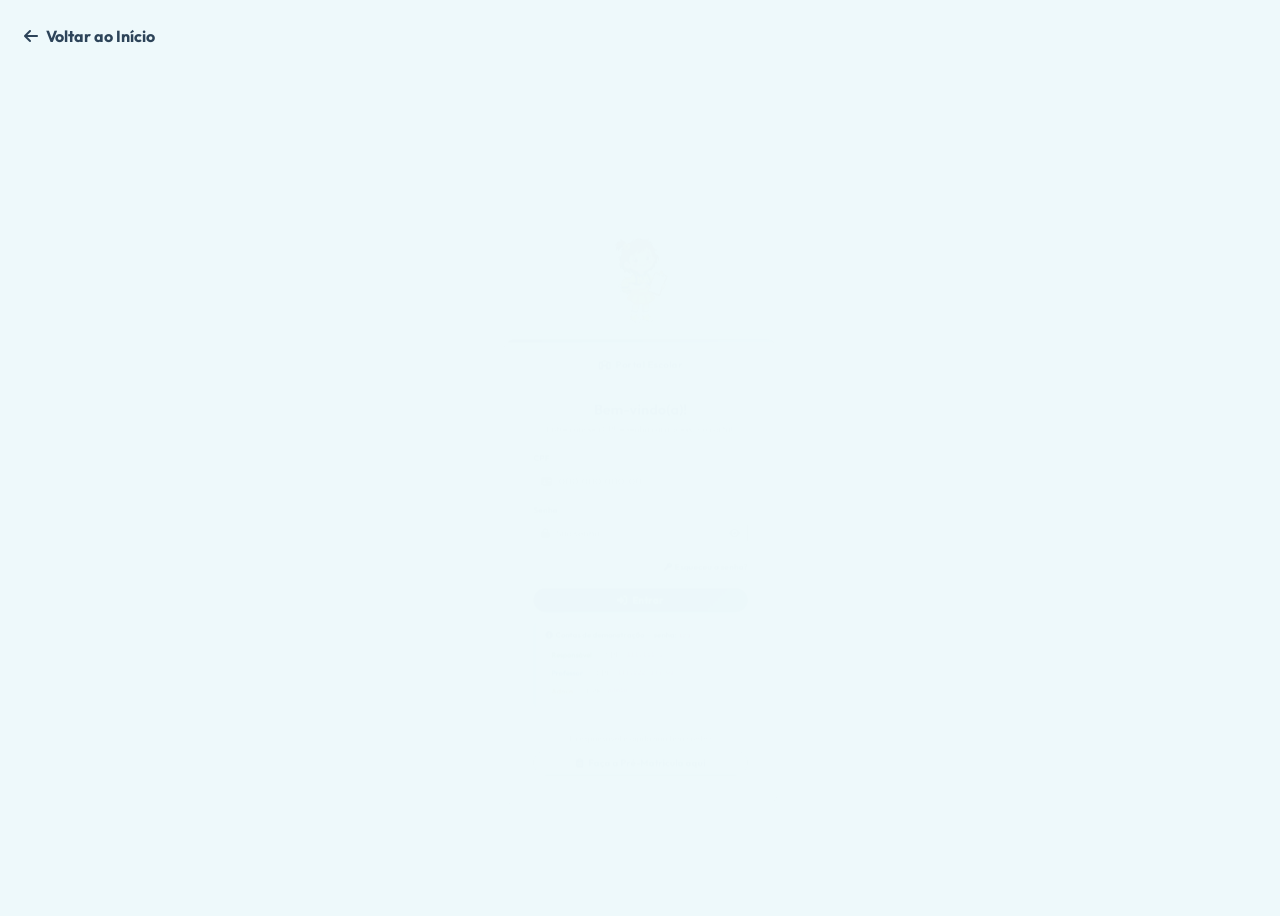
<file: index.html>
<!DOCTYPE html>
<html>
<head>
    <meta http-equiv="refresh" content="0; url=web/html/login.html">
    <title>Colmeia Girassol - Redirecionando...</title>
</head>
<body>
    <p>Redirecionando para o login... <a href="web/html/login.html">Clique aqui</a> se não for redirecionado.</p>
</body>
</html>
</file>
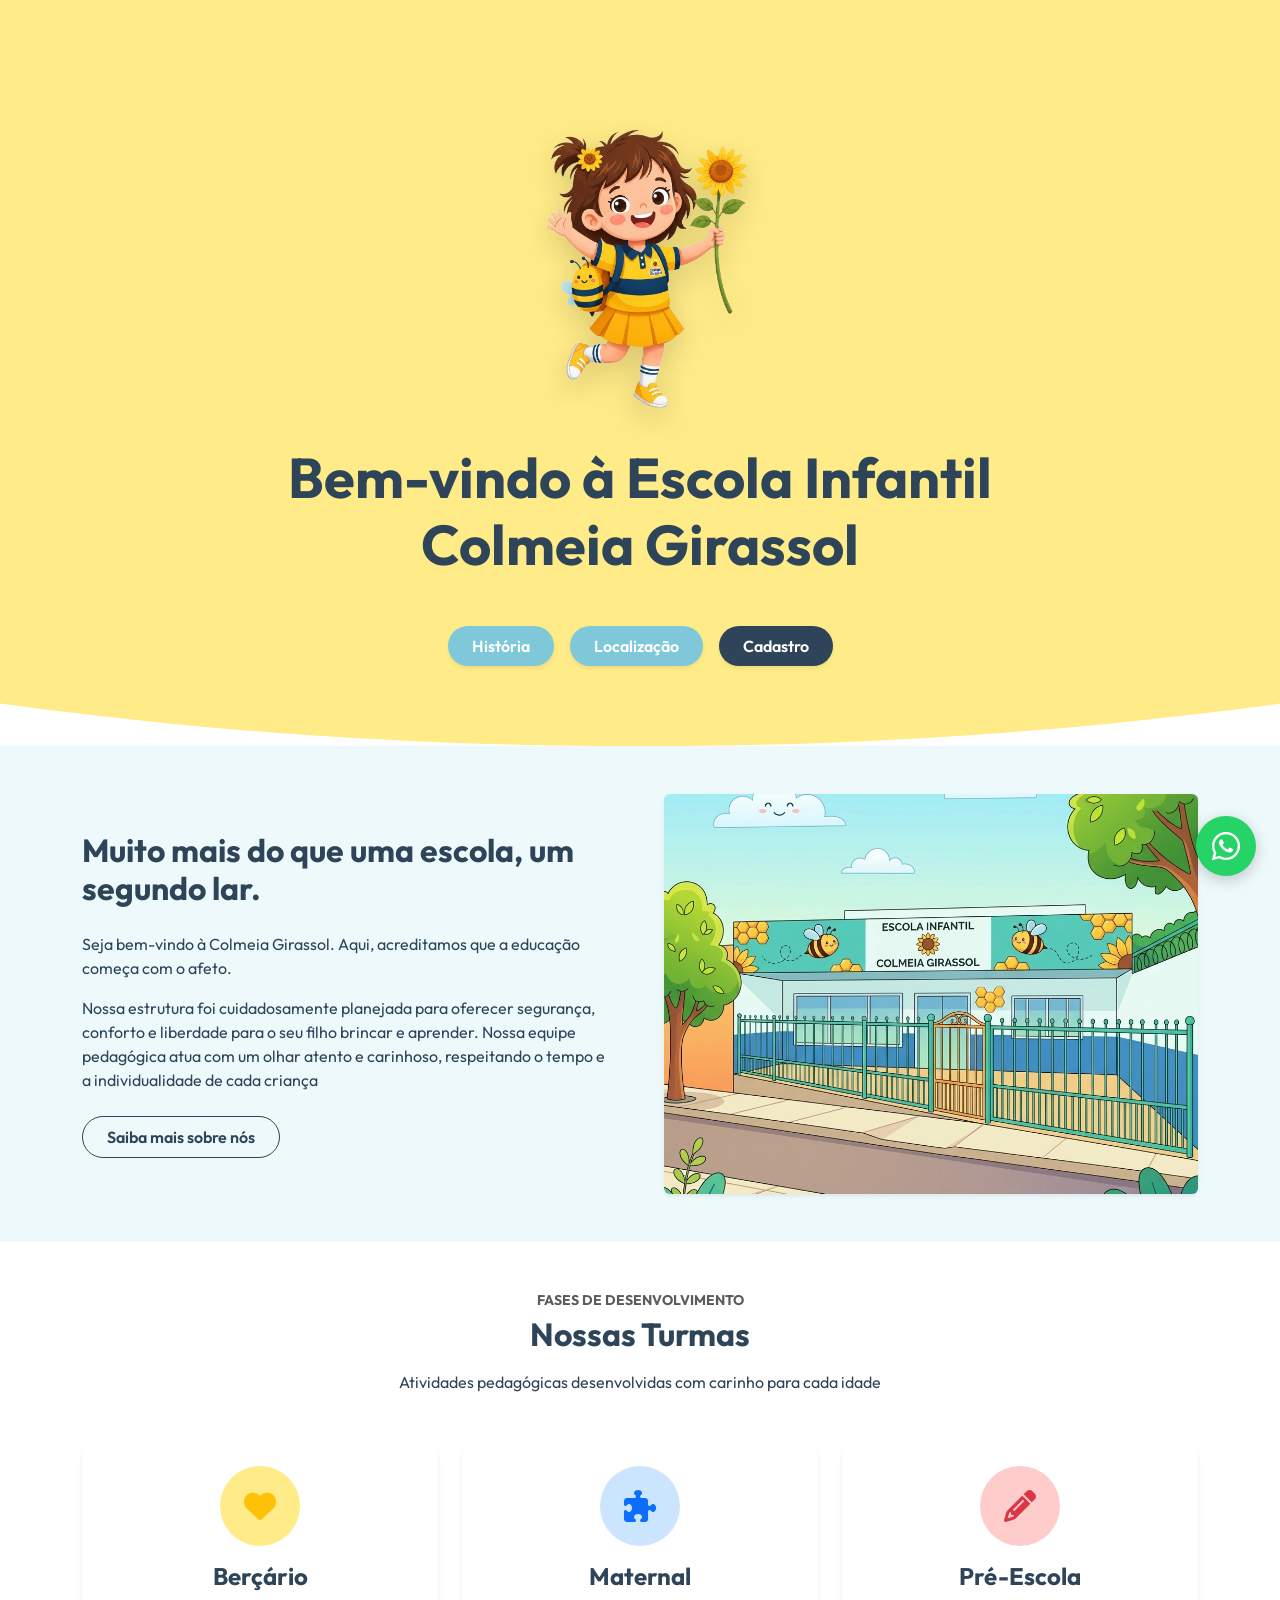
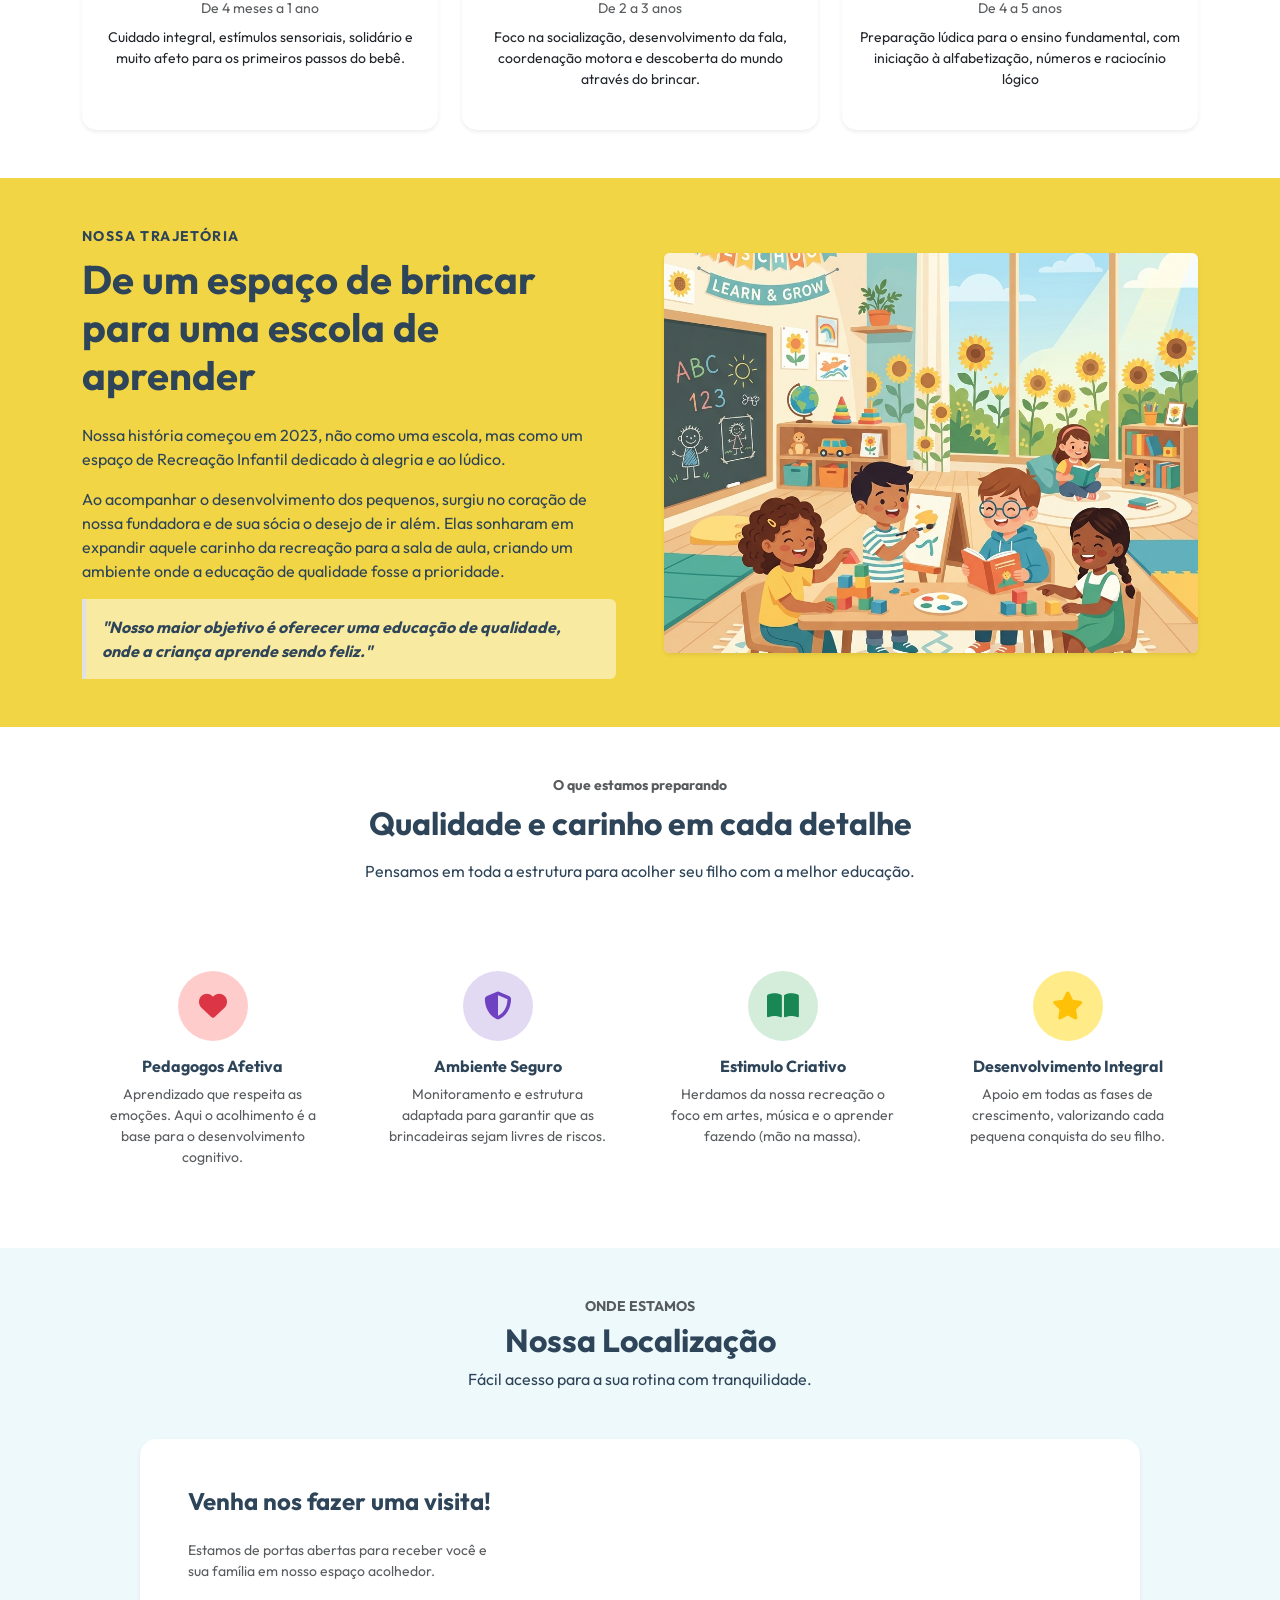
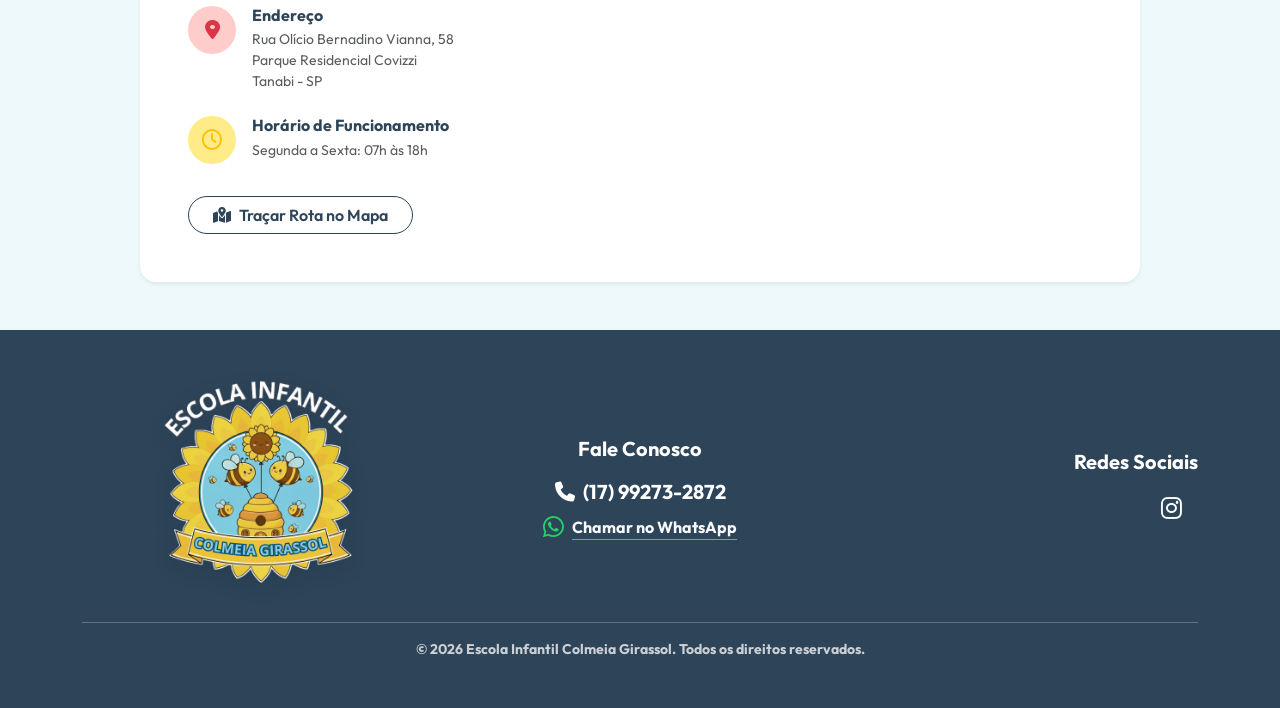
<file: web/index.html>
<!DOCTYPE html>
<html lang="pt-BR">
<head>
    <meta charset="UTF-8">
    <meta name="viewport" content="width=device-width, initial-scale=1.0">
    <title>Escola Infantil Colmeia Girassol</title>
    <!--Icone do site-->
    <link rel="icon" href="img/abelha.png">
    <!-- Fontes do Google -->
    <link href="https://fonts.googleapis.com/css2?family=Outfit:wght@300;400;600;700&display=swap" rel="stylesheet">
    <!-- CSS do Bootstrap -->
    <link href="https://cdn.jsdelivr.net/npm/bootstrap@5.3.2/dist/css/bootstrap.min.css" rel="stylesheet">
    <!-- Ícones do FontAwesome -->
    <link rel="stylesheet" href="https://cdnjs.cloudflare.com/ajax/libs/font-awesome/6.4.2/css/all.min.css">
    <!-- CSS da Biblioteca de Animação AOS -->
    <link href="https://unpkg.com/aos@2.3.1/dist/aos.css" rel="stylesheet">
    <!-- CSS Customizado -->
    <link rel="stylesheet" href="css/style.css?v=1.0.3">
</head>
<body>

    <!-- Seção Principal (Hero) -->
    <header class="hero-section text-center position-relative">
        <div class="hero-bg-curve"></div>
        <div class="container position-relative z-index-1" data-aos="fade-down" data-aos-duration="1000">
            <img src="img/mascote.png" alt="Mascote Escola Infantil Colmeia Girassol" class="img-fluid mb-4 floating" style="max-width: 250px; height: auto; filter: drop-shadow(0 10px 15px rgba(0,0,0,0.15)); mix-blend-mode: multiply;">
            <h1 class="display-4 fw-bold hero-title mb-5">Bem-vindo à Escola Infantil Colmeia Girassol</h1>
            
            <div class="d-flex justify-content-center gap-3 flex-wrap hero-buttons">
                <a href="#historia" class="btn btn-custom btn-light-blue rounded-pill px-4 py-2 shadow-sm">História</a>
                <a href="#localizacao" class="btn btn-custom btn-light-blue rounded-pill px-4 py-2 shadow-sm">Localização</a>
                <button class="btn btn-custom btn-dark-blue rounded-pill px-4 py-2 shadow-sm" data-bs-toggle="modal" data-bs-target="#modalCadastro">Cadastro</button>
            </div>
        </div>
    </header>

    <!-- Seção Sobre -->
    <section class="about-section py-5 bg-light-blue-pale" id="sobre">
        <div class="container">
            <div class="row align-items-center g-5">
                <div class="col-lg-6" data-aos="fade-right" data-aos-duration="1000">
                    <h2 class="fw-bold mb-4">Muito mais do que uma escola, um segundo lar.</h2>
                    <p class="mb-3">Seja bem-vindo à Colmeia Girassol. Aqui, acreditamos que a educação começa com o afeto.</p>
                    <p class="mb-4">Nossa estrutura foi cuidadosamente planejada para oferecer segurança, conforto e liberdade para o seu filho brincar e aprender. Nossa equipe pedagógica atua com um olhar atento e carinhoso, respeitando o tempo e a individualidade de cada criança</p>
                    <a href="html/sobre.html" class="btn btn-outline-dark-blue rounded-pill px-4 py-2">Saiba mais sobre nós</a>
                </div>
                <div class="col-lg-6" data-aos="fade-left" data-aos-duration="1000">
                    <div class="image-placeholder bg-light rounded shadow-sm d-flex align-items-center justify-content-center">
                        <img src="img/escola_cartoon.png" alt="Escola" class="img-fluid w-100 h-100 rounded" style="object-fit: cover;">
                    </div>
                </div>
            </div>
        </div>
    </section>

    <!-- Seção de Turmas -->
    <section class="classes-section py-5 bg-white text-center" id="turmas">
        <div class="container" data-aos="fade-up" data-aos-duration="1000">
            <p class="text-muted text-uppercase fw-bold mb-1 small">Fases de desenvolvimento</p>
            <h2 class="fw-bold mb-3">Nossas Turmas</h2>
            <p class="mb-5">Atividades pedagógicas desenvolvidas com carinho para cada idade</p>
            
            <div class="row justify-content-center g-4">
                <!-- Berçário -->
                <div class="col-md-4 col-sm-6" data-aos="zoom-in" data-aos-delay="100">
                    <div class="card h-100 border-0 shadow-sm custom-card">
                        <div class="card-body py-4">
                            <div class="icon-circle bg-yellow-light mx-auto mb-3">
                                <i class="fa-solid fa-heart text-warning"></i>
                            </div>
                            <h4 class="fw-bold text-dark-blue">Berçário</h4>
                            <p class="small text-muted mb-0">De 4 meses a 1 ano</p>
                            <p class="small mt-2">Cuidado integral, estímulos sensoriais, solidário e muito afeto para os primeiros passos do bebê.</p>
                        </div>
                    </div>
                </div>
                <!-- Maternal -->
                <div class="col-md-4 col-sm-6" data-aos="zoom-in" data-aos-delay="200">
                    <div class="card h-100 border-0 shadow-sm custom-card">
                        <div class="card-body py-4">
                            <div class="icon-circle bg-blue-light mx-auto mb-3">
                                <i class="fa-solid fa-puzzle-piece text-primary"></i>
                            </div>
                            <h4 class="fw-bold text-dark-blue">Maternal</h4>
                            <p class="small text-muted mb-0">De 2 a 3 anos</p>
                            <p class="small mt-2">Foco na socialização, desenvolvimento da fala, coordenação motora e descoberta do mundo através do brincar.</p>
                        </div>
                    </div>
                </div>
                <!-- Pré-Escola -->
                <div class="col-md-4 col-sm-6" data-aos="zoom-in" data-aos-delay="300">
                    <div class="card h-100 border-0 shadow-sm custom-card">
                        <div class="card-body py-4">
                            <div class="icon-circle bg-red-light mx-auto mb-3">
                                <i class="fa-solid fa-pencil text-danger"></i>
                            </div>
                            <h4 class="fw-bold text-dark-blue">Pré-Escola</h4>
                            <p class="small text-muted mb-0">De 4 a 5 anos</p>
                            <p class="small mt-2">Preparação lúdica para o ensino fundamental, com iniciação à alfabetização, números e raciocínio lógico</p>
                        </div>
                    </div>
                </div>
            </div>
        </div>
    </section>

    <!-- Seção Nossa Trajetória -->
    <section class="history-section py-5 position-relative" id="historia">
        <div class="container">
            <div class="row align-items-center g-5">
                <div class="col-lg-6" data-aos="fade-right" data-aos-duration="1000">
                    <p class="text-dark-blue text-uppercase fw-bold mb-2 small tracking-wide">Nossa Trajetória</p>
                    <h2 class="fw-bold mb-4 display-6">De um espaço de brincar para uma escola de aprender</h2>
                    <p class="mb-3">Nossa história começou em 2023, não como uma escola, mas como um espaço de Recreação Infantil dedicado à alegria e ao lúdico.</p>
                    <p class="mb-3">Ao acompanhar o desenvolvimento dos pequenos, surgiu no coração de nossa fundadora e de sua sócia o desejo de ir além. Elas sonharam em expandir aquele carinho da recreação para a sala de aula, criando um ambiente onde a educação de qualidade fosse a prioridade.</p>
                    <div class="quote-box p-3 border-start border-4 border-dark-blue rounded-end">
                        <i class="text-dark-blue fw-bold">"Nosso maior objetivo é oferecer uma educação de qualidade, onde a criança aprende sendo feliz."</i>
                    </div>
                </div>
                <div class="col-lg-6" data-aos="fade-left" data-aos-duration="1000">
                     <div class="image-placeholder bg-light rounded shadow-sm d-flex align-items-center justify-content-center">
                        <img src="img/trajetoria_escola.png" alt="Nossa Trajetória" class="img-fluid w-100 h-100 rounded" style="object-fit: cover;">
                    </div>
                </div>
            </div>
        </div>
    </section>

    <!-- Seção de Qualidades -->
    <section class="features-section py-5 bg-white text-center" id="qualidade">
        <div class="container" data-aos="fade-up" data-aos-duration="1000">
            <p class="text-muted fw-bold mb-2 small">O que estamos preparando</p>
            <h2 class="fw-bold mb-3">Qualidade e carinho em cada detalhe</h2>
            <p class="mb-5">Pensamos em toda a estrutura para acolher seu filho com a melhor educação.</p>
            
            <div class="row justify-content-center g-4 mt-2">
                <div class="col-md-3 col-6" data-aos="zoom-in" data-aos-delay="100">
                    <div class="custom-card p-3 h-100">
                        <div class="feature-icon mx-auto mb-3 bg-red-light rounded-circle d-flex align-items-center justify-content-center" style="width: 70px; height: 70px;">
                            <i class="fa-solid fa-heart text-danger fs-3"></i>
                        </div>
                        <h6 class="fw-bold">Pedagogos Afetiva</h6>
                        <p class="small text-muted">Aprendizado que respeita as emoções. Aqui o acolhimento é a base para o desenvolvimento cognitivo.</p>
                    </div>
                </div>
                <div class="col-md-3 col-6" data-aos="zoom-in" data-aos-delay="200">
                    <div class="custom-card p-3 h-100">
                        <div class="feature-icon mx-auto mb-3 bg-purple-light rounded-circle d-flex align-items-center justify-content-center" style="width: 70px; height: 70px;">
                            <i class="fa-solid fa-shield-halved text-purple fs-3" style="color: #6f42c1;"></i>
                        </div>
                        <h6 class="fw-bold">Ambiente Seguro</h6>
                        <p class="small text-muted">Monitoramento e estrutura adaptada para garantir que as brincadeiras sejam livres de riscos.</p>
                    </div>
                </div>
                <div class="col-md-3 col-6" data-aos="zoom-in" data-aos-delay="300">
                    <div class="custom-card p-3 h-100">
                        <div class="feature-icon mx-auto mb-3 bg-green-light rounded-circle d-flex align-items-center justify-content-center" style="width: 70px; height: 70px;">
                            <i class="fa-solid fa-book-open text-success fs-3"></i>
                        </div>
                        <h6 class="fw-bold">Estimulo Criativo</h6>
                        <p class="small text-muted">Herdamos da nossa recreação o foco em artes, música e o aprender fazendo (mão na massa).</p>
                    </div>
                </div>
                <div class="col-md-3 col-6" data-aos="zoom-in" data-aos-delay="400">
                    <div class="custom-card p-3 h-100">
                        <div class="feature-icon mx-auto mb-3 bg-yellow-light rounded-circle d-flex align-items-center justify-content-center" style="width: 70px; height: 70px;">
                            <i class="fa-solid fa-star text-warning fs-3"></i>
                        </div>
                        <h6 class="fw-bold">Desenvolvimento Integral</h6>
                        <p class="small text-muted">Apoio em todas as fases de crescimento, valorizando cada pequena conquista do seu filho.</p>
                    </div>
                </div>

            </div>
        </div>
    </section>

    <!-- Seção de Localização -->
    <section class="location-section py-5 bg-light-blue-pale" id="localizacao">
        <div class="container" data-aos="fade-up" data-aos-duration="1000">
            <div class="text-center mb-5">
                <p class="text-muted text-uppercase fw-bold mb-1 small">Onde Estamos</p>
                <h2 class="fw-bold text-dark-blue">Nossa Localização</h2>
                <p class="mb-4">Fácil acesso para a sua rotina com tranquilidade.</p>
            </div>
            
            <div class="row g-0 align-items-stretch bg-white rounded-4 shadow-sm overflow-hidden mx-auto custom-card" style="max-width: 1000px;">
                <!-- Informações de Contato -->
                <div class="col-lg-5 p-4 p-md-5 d-flex flex-column justify-content-center text-start">
                    <h4 class="fw-bold mb-4 text-dark-blue">Venha nos fazer uma visita!</h4>
                    <p class="text-muted mb-4 small">Estamos de portas abertas para receber você e sua família em nosso espaço acolhedor.</p>
                    
                    <div class="d-flex align-items-start mb-4">
                        <div class="bg-red-light rounded-circle d-flex align-items-center justify-content-center me-3" style="width: 48px; height: 48px; flex-shrink: 0;">
                            <i class="fa-solid fa-location-dot text-danger fs-5"></i>
                        </div>
                        <div>
                            <h6 class="fw-bold mb-1">Endereço</h6>
                            <p class="small text-muted mb-0">Rua Olício Bernadino Vianna, 58<br>Parque Residencial Covizzi<br>Tanabi - SP</p>
                        </div>
                    </div>

                    <div class="d-flex align-items-start mb-4">
                        <div class="bg-yellow-light rounded-circle d-flex align-items-center justify-content-center me-3" style="width: 48px; height: 48px; flex-shrink: 0;">
                            <i class="fa-regular fa-clock text-warning fs-5"></i>
                        </div>
                        <div>
                            <h6 class="fw-bold mb-1">Horário de Funcionamento</h6>
                            <p class="small text-muted mb-0">Segunda a Sexta: 07h às 18h</p>
                        </div>
                    </div>

                    <a href="https://maps.google.com/maps?q=Recreação+Infantil+Girassol,+Tanabi+-+SP" target="_blank" class="btn btn-outline-dark-blue rounded-pill px-4 mt-2 align-self-start">
                        <i class="fa-solid fa-map-location-dot me-2"></i>Traçar Rota no Mapa
                    </a>
                </div>
                
                <!-- Mapa Iframe -->
                <div class="col-lg-7 position-relative" style="min-height: 400px;">
                    <iframe 
                        src="https://maps.google.com/maps?q=Recrea%C3%A7%C3%A3o+Infantil+Girassol,+Tanabi+-+SP&t=&z=15&ie=UTF8&iwloc=&output=embed" 
                        class="position-absolute w-100 h-100" 
                        style="border:0; top:0; left:0;" 
                        allowfullscreen="" 
                        loading="lazy">
                    </iframe>
                </div>
            </div>
        </div>
    </section>

    <!-- Espaço reservado para o Rodapé (Carregado via JS) -->
    <div id="footer-placeholder"></div>

    <!-- Modal de Cadastro -->
    <div class="modal fade" id="modalCadastro" tabindex="-1" aria-labelledby="modalCadastroLabel" aria-hidden="true">
        <div class="modal-dialog modal-dialog-centered" style="max-width: 350px;">
            <div class="modal-content border-0 shadow-lg" style="border-radius: 20px; padding: 10px;">
                <div class="modal-header border-0 position-relative d-flex justify-content-center align-items-center pb-2 pt-3">
                    <h6 class="modal-title fw-bold m-0" style="color: #4a5a6a;" id="modalCadastroLabel">Selecione seu perfil</h6>
                    <button type="button" class="btn-close position-absolute end-0 me-3" style="font-size: 10px;" data-bs-dismiss="modal" aria-label="Close"></button>
                </div>
                <div class="modal-body text-center pt-3 pb-4 px-4">
                    <div class="d-grid gap-3">
                        <a href="html/login.html" class="btn rounded-3 fw-bold py-2 shadow-sm btn-perfil text-decoration-none">RESPONSÁVEL</a>
                        <a href="html/login.html?tab=prof" class="btn rounded-3 fw-bold py-2 shadow-sm btn-perfil text-decoration-none">PROFESSOR</a>
                    </div>
                </div>
            </div>
        </div>
    </div>

    <!-- Carregador de Componentes (Cabeçalho e Rodapé) -->
    <script src="js/components.js?v=1.0.3"></script>

    <!-- JS do Bootstrap -->
    <script src="https://cdn.jsdelivr.net/npm/bootstrap@5.3.2/dist/js/bootstrap.bundle.min.js"></script>
    <!-- JS da Biblioteca de Animação AOS -->
    <script src="https://unpkg.com/aos@2.3.1/dist/aos.js"></script>
    <script>
        // Inicializar o AOS
        AOS.init({
            once: true, // define se a animação deve acontecer apenas uma vez - ao rolar para baixo
            offset: 100 // deslocamento (em px) do ponto de gatilho original
        });
    </script>
</body>
</html>
</file>
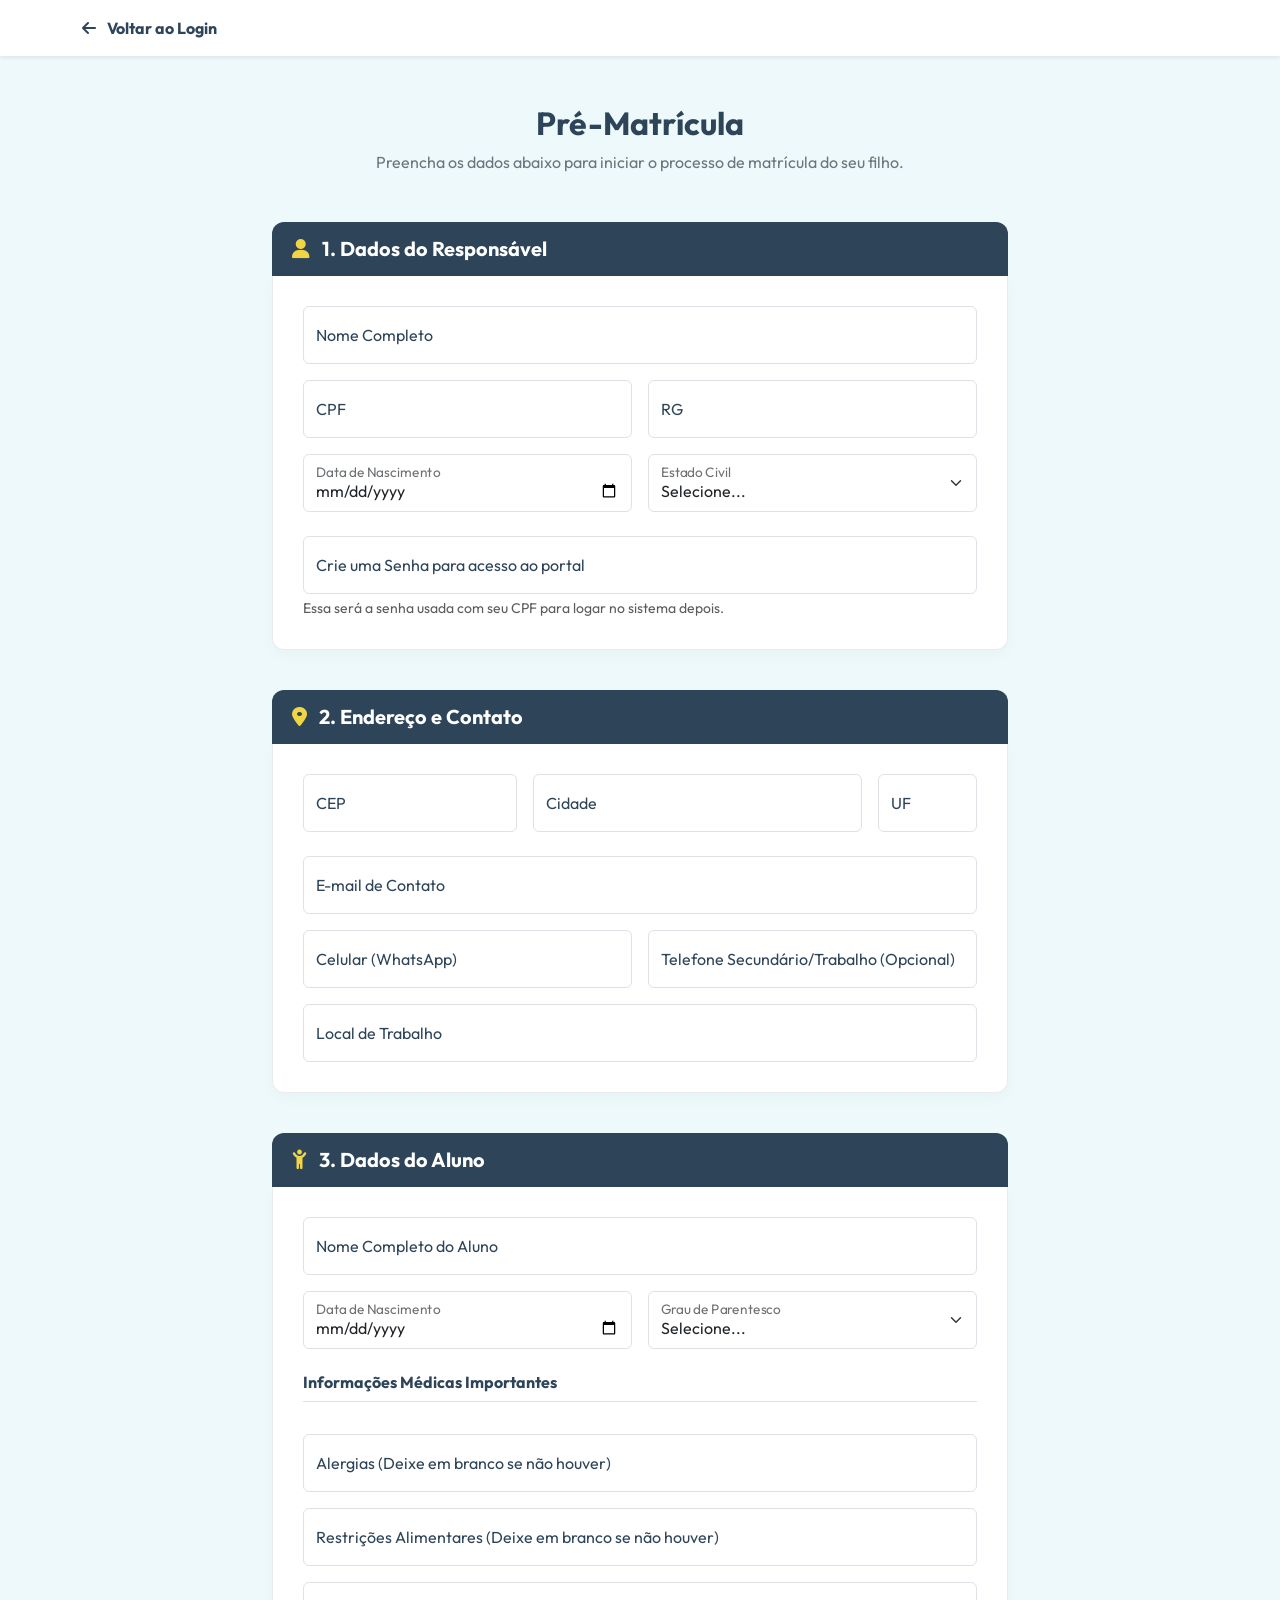
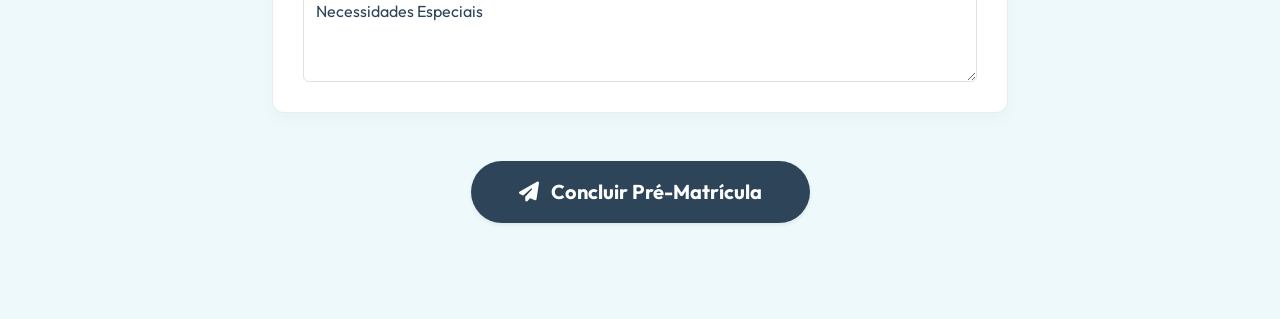
<file: web/html/cadastro.html>
<!DOCTYPE html>
<html lang="pt-BR">

<head>
    <meta charset="UTF-8">
    <meta name="viewport" content="width=device-width, initial-scale=1.0">
    <title>Pré-Matrícula - Escola Infantil Colmeia Girassol</title>
    <link rel="icon" href="../img/abelha.png">
    <link href="https://fonts.googleapis.com/css2?family=Outfit:wght@300;400;600;700&display=swap" rel="stylesheet">
    <link href="https://cdn.jsdelivr.net/npm/bootstrap@5.3.2/dist/css/bootstrap.min.css" rel="stylesheet">
    <link rel="stylesheet" href="https://cdnjs.cloudflare.com/ajax/libs/font-awesome/6.4.2/css/all.min.css">
    <link href="https://unpkg.com/aos@2.3.1/dist/aos.css" rel="stylesheet">
    <link rel="stylesheet" href="../css/style.css?v=1.0.3">
    <style>
        .step-header {
            background-color: var(--dark-blue);
            color: #fff;
            padding: 15px 20px;
            border-radius: 12px 12px 0 0;
            margin-bottom: 0;
        }

        .step-body {
            background-color: #fff;
            border: 1px solid #e9ecef;
            border-top: none;
            border-radius: 0 0 12px 12px;
            padding: 30px;
            margin-bottom: 40px;
            box-shadow: 0 5px 15px rgba(0, 0, 0, 0.03);
        }

        .form-floating>.form-control:focus,
        .form-floating>.form-select:focus {
            .floating {
                animation: floating 3s ease-in-out infinite;
            }

            @keyframes floating {
                0% {
                    transform: translateY(0px);
                }

                50% {
                    transform: translateY(-10px);
                }

                100% {
                    transform: translateY(0px);
                }
            }
        }
    </style>
</head>

<body class="bg-light-blue-pale">

    <!-- Header Simples -->
    <header class="bg-white py-3 shadow-sm mb-5" data-aos="fade-down" data-aos-duration="600">
        <div class="container d-flex justify-content-between align-items-center">
            <a href="login.html" class="text-dark-blue fs-6 text-decoration-none fw-bold back-link d-inline-block"><i
                    class="fa-solid fa-arrow-left me-2"></i> Voltar ao Login</a>
            <div style="width: 80px;"></div>
        </div>
    </header>

    <div class="container pb-5">
        <div class="row justify-content-center">
            <div class="col-lg-8" data-aos="fade-up" data-aos-duration="800">

                <div class="text-center mb-5">
                    <h2 class="fw-bold text-dark-blue">Pré-Matrícula</h2>
                    <p class="text-secondary">Preencha os dados abaixo para iniciar o processo de matrícula do seu
                        filho.</p>
                </div>

                <form id="matriculaForm" action="#">

                    <!-- Passo 1 -->
                    <h5 class="step-header fw-bold"><i class="fa-solid fa-user me-2 text-yellow-main"></i> 1. Dados do
                        Responsável</h5>
                    <div class="step-body">
                        <div class="row g-3">
                            <div class="col-md-12">
                                <div class="form-floating">
                                    <input type="text" class="form-control" id="nomeResp" placeholder="Nome Completo">
                                    <label for="nomeResp">Nome Completo</label>
                                </div>
                            </div>
                            <div class="col-md-6">
                                <div class="form-floating">
                                    <input type="text" class="form-control" id="cpfResp" placeholder="CPF">
                                    <label for="cpfResp">CPF</label>
                                </div>
                            </div>
                            <div class="col-md-6">
                                <div class="form-floating">
                                    <input type="text" class="form-control" id="rgResp" placeholder="RG">
                                    <label for="rgResp">RG</label>
                                </div>
                            </div>
                            <div class="col-md-6">
                                <div class="form-floating">
                                    <input type="date" class="form-control" id="dataNascResp" placeholder="Data Nasc">
                                    <label for="dataNascResp">Data de Nascimento</label>
                                </div>
                            </div>
                            <div class="col-md-6">
                                <div class="form-floating">
                                    <select class="form-select" id="estadoCivilResp" aria-label="Estado Civil">
                                        <option selected disabled>Selecione...</option>
                                        <option value="1">Solteiro(a)</option>
                                        <option value="2">Casado(a)</option>
                                        <option value="3">Divorciado(a)</option>
                                        <option value="4">Viúvo(a)</option>
                                    </select>
                                    <label for="estadoCivilResp">Estado Civil</label>
                                </div>
                            </div>
                            <div class="col-md-12 mt-4">
                                <div class="form-floating">
                                    <input type="password" class="form-control" id="senhaResp" placeholder="Senha">
                                    <label for="senhaResp">Crie uma Senha para acesso ao portal</label>
                                </div>
                                <div class="form-text text-muted small">Essa será a senha usada com seu CPF para logar
                                    no sistema depois.</div>
                            </div>
                        </div>
                    </div>

                    <!-- Passo 2 -->
                    <h5 class="step-header fw-bold"><i class="fa-solid fa-location-dot me-2 text-yellow-main"></i> 2.
                        Endereço e Contato</h5>
                    <div class="step-body">
                        <div class="row g-3">
                            <div class="col-md-4">
                                <div class="form-floating">
                                    <input type="text" class="form-control" id="cepResp" placeholder="CEP">
                                    <label for="cepResp">CEP</label>
                                </div>
                            </div>
                            <div class="col-md-6">
                                <div class="form-floating">
                                    <input type="text" class="form-control" id="cidadeResp" placeholder="Cidade">
                                    <label for="cidadeResp">Cidade</label>
                                </div>
                            </div>
                            <div class="col-md-2">
                                <div class="form-floating">
                                    <input type="text" class="form-control" id="ufResp" placeholder="UF">
                                    <label for="ufResp">UF</label>
                                </div>
                            </div>
                            <div class="col-md-12 mt-4">
                                <div class="form-floating">
                                    <input type="email" class="form-control" id="emailResp" placeholder="E-mail">
                                    <label for="emailResp">E-mail de Contato</label>
                                </div>
                            </div>
                            <div class="col-md-6">
                                <div class="form-floating">
                                    <input type="text" class="form-control" id="celResp"
                                        placeholder="Celular (WhatsApp)">
                                    <label for="celResp">Celular (WhatsApp)</label>
                                </div>
                            </div>
                            <div class="col-md-6">
                                <div class="form-floating">
                                    <input type="text" class="form-control" id="telTrabResp"
                                        placeholder="Telefone do Trabalho">
                                    <label for="telTrabResp">Telefone Secundário/Trabalho (Opcional)</label>
                                </div>
                            </div>
                            <div class="col-md-12">
                                <div class="form-floating">
                                    <input type="text" class="form-control" id="localTrabResp"
                                        placeholder="Local de Trabalho">
                                    <label for="localTrabResp">Local de Trabalho</label>
                                </div>
                            </div>
                        </div>
                    </div>

                    <!-- Passo 3 -->
                    <h5 class="step-header fw-bold"><i class="fa-solid fa-child-reaching me-2 text-yellow-main"></i> 3.
                        Dados do Aluno</h5>
                    <div class="step-body">
                        <div class="row g-3">
                            <div class="col-md-12">
                                <div class="form-floating">
                                    <input type="text" class="form-control" id="nomeAluno"
                                        placeholder="Nome Completo do Aluno">
                                    <label for="nomeAluno">Nome Completo do Aluno</label>
                                </div>
                            </div>
                            <div class="col-md-6">
                                <div class="form-floating">
                                    <input type="date" class="form-control" id="dataNascAluno" placeholder="Data Nasc">
                                    <label for="dataNascAluno">Data de Nascimento</label>
                                </div>
                            </div>
                            <div class="col-md-6">
                                <div class="form-floating">
                                    <select class="form-select" id="grauParentesco" aria-label="Grau de Parentesco">
                                        <option selected disabled>Selecione...</option>
                                        <option value="1">Mãe</option>
                                        <option value="2">Pai</option>
                                        <option value="3">Avô/Avó</option>
                                        <option value="4">Tio(a)</option>
                                        <option value="5">Responsável Legal</option>
                                    </select>
                                    <label for="grauParentesco">Grau de Parentesco</label>
                                </div>
                            </div>

                            <div class="col-md-12 mt-4">
                                <h6 class="fw-bold text-dark-blue mb-3 border-bottom pb-2">Informações Médicas
                                    Importantes</h6>
                            </div>
                            <div class="col-md-12">
                                <div class="form-floating">
                                    <input type="text" class="form-control" id="alergias" placeholder="Alergias">
                                    <label for="alergias">Alergias (Deixe em branco se não houver)</label>
                                </div>
                            </div>
                            <div class="col-md-12">
                                <div class="form-floating">
                                    <input type="text" class="form-control" id="restricoes"
                                        placeholder="Restrições Alimentares">
                                    <label for="restricoes">Restrições Alimentares (Deixe em branco se não
                                        houver)</label>
                                </div>
                            </div>
                            <div class="col-md-12">
                                <div class="form-floating">
                                    <textarea class="form-control" placeholder="Necessidades Especiais"
                                        id="necessidades" style="height: 100px"></textarea>
                                    <label for="necessidades">Necessidades Especiais</label>
                                </div>
                            </div>
                        </div>
                    </div>



                    <!-- Submit -->
                    <div class="text-center mt-5 mb-5">
                        <button type="button" onclick="concluirMatricula()"
                            class="btn btn-custom btn-dark-blue btn-animated rounded-pill px-5 py-3 fw-bold fs-5 shadow-sm text-white border-0">
                            <i class="fa-solid fa-paper-plane me-2"></i> Concluir Pré-Matrícula
                        </button>
                    </div>

                </form>
            </div>
        </div>
    </div>

    <script src="https://unpkg.com/aos@2.3.1/dist/aos.js"></script>
    <script>
        AOS.init();
    </script>
    <!-- JS do Bootstrap -->
    <script src="https://cdn.jsdelivr.net/npm/bootstrap@5.3.2/dist/js/bootstrap.bundle.min.js"></script>

    <script>
        function validarCampo(campo) {
            if (campo.value.trim() === "" || (campo.tagName === "SELECT" && campo.value === "Selecione...")) {
                campo.classList.add('is-invalid');
                return false;
            } else {
                campo.classList.remove('is-invalid');
                return true;
            }
        }

        // Adiciona ouvintes de evento para validar enquanto o usuário digita
        document.querySelectorAll('input, select, textarea').forEach(el => {
            el.addEventListener('blur', () => validarCampo(el));
            el.addEventListener('input', () => {
                if (el.classList.contains('is-invalid')) validarCampo(el);
            });
        });

        function concluirMatricula() {
            // Seleciona todos os campos de entrada do formulário
            const campos = document.querySelectorAll('#matriculaForm input, #matriculaForm select, #matriculaForm textarea');
            let formValido = true;

            campos.forEach(el => {
                // Ignora campos que não são obrigatórios por natureza (como observações opcionais se desejar)
                // Mas aqui vamos validar todos que estiverem vazios para o efeito visual solicitado
                if (!validarCampo(el)) {
                    formValido = false;
                }
            });

            if (!formValido) {
                // Rola para o primeiro campo inválido
                const primeiroInvalido = document.querySelector('.is-invalid');
                if (primeiroInvalido) primeiroInvalido.scrollIntoView({ behavior: 'smooth', block: 'center' });
                return;
            }

            alert("Validação concluída com sucesso! (Demonstração)");
        }
    </script>
</body>

</html>
</file>
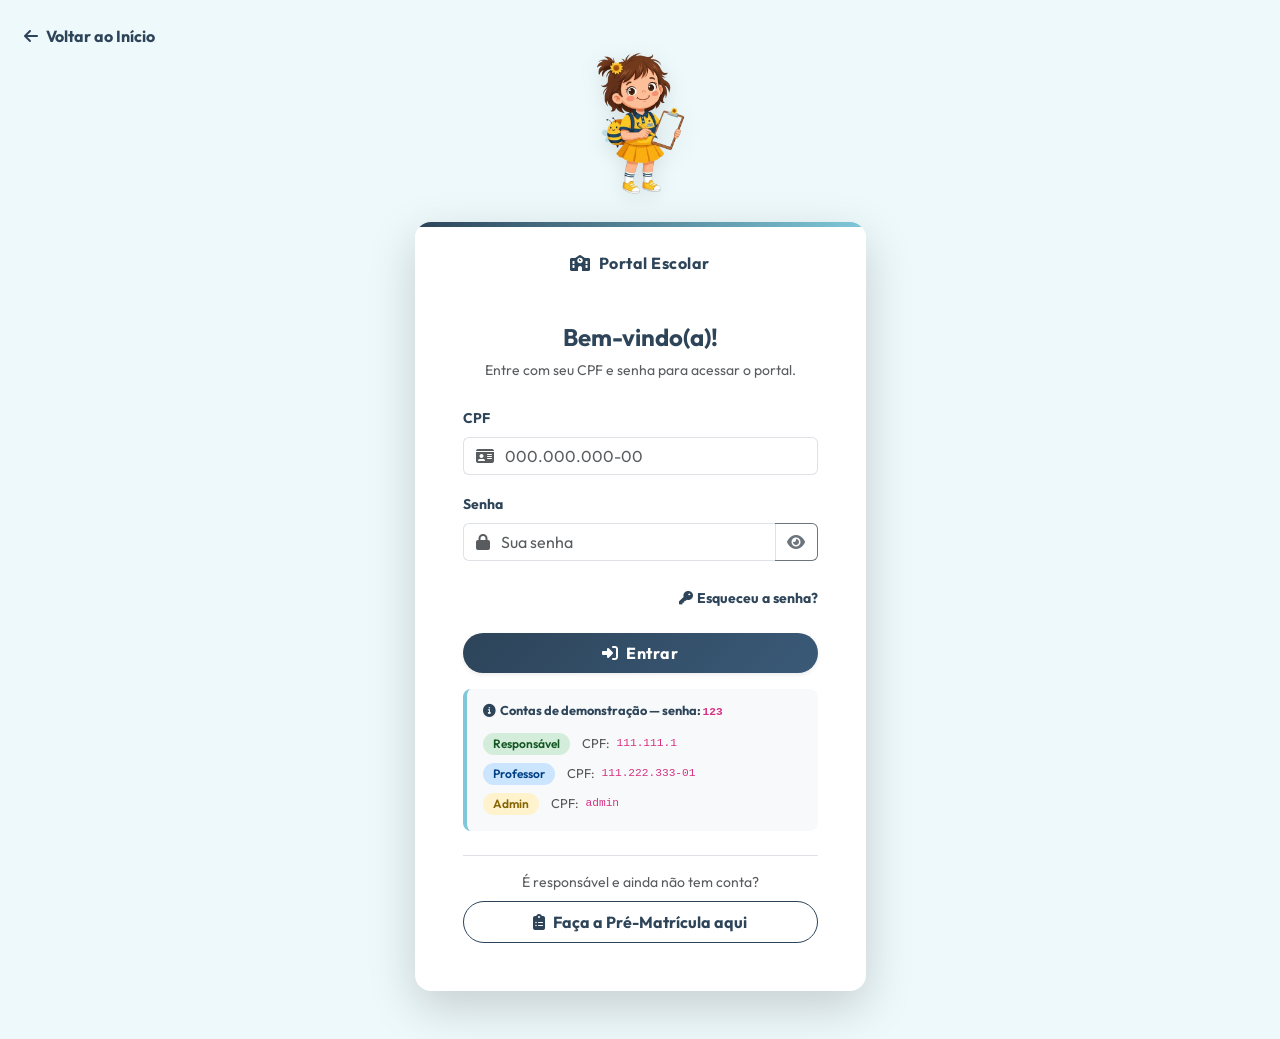
<file: web/html/login.html>
<!DOCTYPE html>
<html lang="pt-BR">
<head>
    <meta charset="UTF-8">
    <meta name="viewport" content="width=device-width, initial-scale=1.0">
    <title>Login - Escola Infantil Colmeia Girassol</title>
    <link rel="icon" href="../img/abelha.png">
    <link href="https://fonts.googleapis.com/css2?family=Outfit:wght@300;400;600;700&display=swap" rel="stylesheet">
    <link href="https://cdn.jsdelivr.net/npm/bootstrap@5.3.2/dist/css/bootstrap.min.css" rel="stylesheet">
    <link rel="stylesheet" href="https://cdnjs.cloudflare.com/ajax/libs/font-awesome/6.4.2/css/all.min.css">
    <link href="https://unpkg.com/aos@2.3.1/dist/aos.css" rel="stylesheet">
    <link rel="stylesheet" href="../css/style.css?v=1.0.3">
    <style>
        .login-hint-box {
            background: #f8f9fa;
            border-left: 4px solid var(--light-blue);
            border-radius: 8px;
            padding: 12px 16px;
            font-size: 0.8rem;
        }
        .role-badge {
            display: inline-block;
            padding: 2px 10px;
            border-radius: 20px;
            font-weight: 600;
            font-size: 0.75rem;
            margin-right: 4px;
        }
        .hint-item {
            display: flex;
            align-items: center;
            gap: 8px;
            padding: 4px 0;
            color: #555;
        }
        .alert-error {
            background-color: #fff3f3;
            border-left: 4px solid #dc3545;
            border-radius: 8px;
            padding: 12px 16px;
            font-size: 0.85rem;
            color: #842029;
        }
        .btn-entrar {
            background: linear-gradient(135deg, var(--dark-blue), #3a5a78);
            color: #fff;
            border: none;
            transition: all 0.3s ease;
            letter-spacing: 0.5px;
        }
        .btn-entrar:hover:not(:disabled) {
            transform: translateY(-2px);
            box-shadow: 0 6px 15px rgba(45, 68, 89, 0.4);
            color: #fff;
        }
        .btn-entrar:disabled {
            opacity: 0.7;
            cursor: not-allowed;
        }
        .form-control:focus {
            border-color: var(--light-blue);
            box-shadow: 0 0 0 0.2rem rgba(126, 200, 217, 0.3);
        }
        .card-header-strip {
            background: linear-gradient(90deg, var(--dark-blue), var(--light-blue));
            height: 5px;
        }
        .spinner-sm {
            width: 1rem;
            height: 1rem;
            border-width: 2px;
        }
    </style>
</head>
<body class="bg-light-blue-pale d-flex align-items-center justify-content-center" style="min-height: 100vh;">

    <!-- Botão Voltar -->
    <a href="../index.html" class="position-absolute top-0 start-0 m-4 text-dark-blue fs-6 fw-bold text-decoration-none back-link d-inline-block" style="z-index: 10;">
        <i class="fa-solid fa-arrow-left me-2"></i>Voltar ao Início
    </a>

    <div class="container py-5">
        <div class="row justify-content-center">
            <div class="col-md-6 col-lg-5" data-aos="zoom-in" data-aos-duration="800">

                <div class="text-center mb-4">
                    <img src="../img/mascote_login.png" alt="Mascote Login" class="img-fluid floating" style="max-width: 150px; filter: drop-shadow(0 5px 10px rgba(0,0,0,0.1));">
                </div>

                <div class="card border-0 shadow-lg rounded-4 overflow-hidden">
                    <div class="card-header-strip"></div>

                    <div class="card-header bg-white border-0 px-4 pt-4 pb-0">
                        <div class="text-center fw-bold text-dark-blue" style="font-size: 1rem; letter-spacing: 0.5px;">
                            <i class="fa-solid fa-school me-2"></i>Portal Escolar
                        </div>
                    </div>

                    <div class="card-body p-4 p-md-5">

                        <div class="text-center mb-4">
                            <h4 class="fw-bold text-dark-blue">Bem-vindo(a)!</h4>
                            <p class="text-muted small">Entre com seu CPF e senha para acessar o portal.</p>
                        </div>

                        <!-- Mensagem de erro -->
                        <div id="errorMsg" class="alert-error mb-4 d-none">
                            <i class="fa-solid fa-circle-exclamation me-2"></i>
                            <span id="errorText">CPF ou senha incorretos.</span>
                        </div>

                        <!-- Campo CPF -->
                        <div class="mb-3">
                            <label for="cpfInput" class="form-label fw-bold small text-dark-blue">CPF</label>
                            <div class="input-group">
                                <span class="input-group-text bg-white border-end-0">
                                    <i class="fa-solid fa-id-card text-muted"></i>
                                </span>
                                <input type="text" class="form-control border-start-0 ps-0" id="cpfInput"
                                       placeholder="000.000.000-00" maxlength="14" autocomplete="username">
                            </div>
                        </div>

                        <!-- Campo Senha -->
                        <div class="mb-4">
                            <label for="senhaInput" class="form-label fw-bold small text-dark-blue">Senha</label>
                            <div class="input-group">
                                <span class="input-group-text bg-white border-end-0">
                                    <i class="fa-solid fa-lock text-muted"></i>
                                </span>
                                <input type="password" class="form-control border-start-0 ps-0" id="senhaInput"
                                       placeholder="Sua senha" autocomplete="current-password">
                                <button class="btn btn-outline-secondary border-start-0" type="button" id="toggleSenha" tabindex="-1">
                                    <i class="fa-solid fa-eye" id="eyeIcon"></i>
                                </button>
                            </div>
                        </div>

                        <div class="text-end mb-4">
                            <a href="redefinir_senha.html" class="small text-decoration-none text-dark-blue fw-bold">
                                <i class="fa-solid fa-key me-1"></i>Esqueceu a senha?
                            </a>
                        </div>

                        <!-- Botão único de entrar -->
                        <div class="d-grid mb-3">
                            <button id="btnEntrar" class="btn btn-entrar btn-custom btn-animated w-100 rounded-pill py-2 fw-bold shadow-sm">
                                <span id="btnText"><i class="fa-solid fa-right-to-bracket me-2"></i>Entrar</span>
                                <span id="btnLoading" class="d-none">
                                    <span class="spinner-border spinner-sm me-2" role="status"></span>Verificando...
                                </span>
                            </button>
                        </div>

                        <!-- Dica de acesso para demonstração -->
                        <div class="login-hint-box mt-3">
                            <p class="fw-bold text-dark-blue mb-2" style="font-size:0.8rem;">
                                <i class="fa-solid fa-circle-info me-1"></i>Contas de demonstração — senha: <code>123</code>
                            </p>
                            <div class="hint-item">
                                <span class="role-badge" style="background:#d4edda;color:#155724;">Responsável</span>
                                CPF: <code>111.111.1</code>
                            </div>
                            <div class="hint-item">
                                <span class="role-badge" style="background:#cce5ff;color:#004085;">Professor</span>
                                CPF: <code>111.222.333-01</code>
                            </div>
                            <div class="hint-item">
                                <span class="role-badge" style="background:#fff3cd;color:#856404;">Admin</span>
                                CPF: <code>admin</code>
                            </div>
                        </div>

                        <div class="text-center mt-4 pt-3 border-top">
                            <p class="small text-muted mb-0">É responsável e ainda não tem conta?</p>
                            <a href="cadastro.html" class="btn btn-outline-dark-blue btn-animated w-100 rounded-pill py-2 fw-bold mt-2">
                                <i class="fa-solid fa-clipboard-list me-2"></i>Faça a Pré-Matrícula aqui
                            </a>
                        </div>

                    </div>
                </div>

            </div>
        </div>
    </div>

    <!-- Database precisa ser carregado antes da lógica de autenticação -->
    <script src="../js/database.js?v=1.0.3"></script>

    <script>
        // =========================================================
        // Máscara de CPF automática
        // =========================================================
        const cpfInput = document.getElementById('cpfInput');
        cpfInput.addEventListener('input', function () {
            // Não aplica máscara se for "admin"
            if (this.value.toLowerCase().startsWith('a')) return;
            let v = this.value.replace(/\D/g, '');
            if (v.length <= 11) {
                v = v.replace(/(\d{3})(\d)/, '$1.$2');
                v = v.replace(/(\d{3})(\d)/, '$1.$2');
                v = v.replace(/(\d{3})(\d{1,2})$/, '$1-$2');
            }
            this.value = v;
        });

        // =========================================================
        // Mostrar/ocultar senha
        // =========================================================
        document.getElementById('toggleSenha').addEventListener('click', function () {
            const senhaEl = document.getElementById('senhaInput');
            const eyeIcon = document.getElementById('eyeIcon');
            if (senhaEl.type === 'password') {
                senhaEl.type = 'text';
                eyeIcon.classList.replace('fa-eye', 'fa-eye-slash');
            } else {
                senhaEl.type = 'password';
                eyeIcon.classList.replace('fa-eye-slash', 'fa-eye');
            }
        });

        // =========================================================
        // Autenticação contra database.js
        // =========================================================
        function autenticar(cpfDigitado, senhaDigitada) {
            const cpf   = cpfDigitado.trim();
            const senha = senhaDigitada.trim();

            if (!cpf || !senha) {
                return { ok: false, msg: 'Preencha o CPF e a senha para continuar.' };
            }

            // Senha única de demonstração
            const SENHA_DEMO = '123';
            if (senha !== SENHA_DEMO) {
                return { ok: false, msg: 'Senha incorreta. Use a senha de demonstração: 123' };
            }

            // Admin fixo
            if (cpf.toLowerCase() === 'admin') {
                return { ok: true, perfil: 'admin', destino: 'dashboard_admin.html' };
            }

            // Verifica professores
            const professor = window.Database.get('professores').find(p => p.cpf === cpf);
            if (professor) {
                return { ok: true, perfil: 'professor', nome: professor.nome, destino: 'dashboard_professor.html' };
            }

            // Verifica responsáveis
            const responsavel = window.Database.get('responsaveis').find(r => r.cpf === cpf);
            if (responsavel) {
                return { ok: true, perfil: 'responsavel', nome: responsavel.nome, destino: 'dashboard_responsavel.html' };
            }

            return { ok: false, msg: 'CPF não encontrado. Verifique os dados e tente novamente.' };
        }

        function mostrarErro(msg) {
            document.getElementById('errorText').textContent = msg;
            document.getElementById('errorMsg').classList.remove('d-none');
            cpfInput.classList.add('is-invalid');
            document.getElementById('senhaInput').classList.add('is-invalid');
        }

        function esconderErro() {
            document.getElementById('errorMsg').classList.add('d-none');
            cpfInput.classList.remove('is-invalid');
            document.getElementById('senhaInput').classList.remove('is-invalid');
        }

        function setLoading(on) {
            document.getElementById('btnEntrar').disabled = on;
            document.getElementById('btnText').classList.toggle('d-none', on);
            document.getElementById('btnLoading').classList.toggle('d-none', !on);
        }

        function entrar() {
            esconderErro();
            const cpf   = cpfInput.value.trim();
            const senha = document.getElementById('senhaInput').value;

            setLoading(true);

            // Pequeno delay para feedback visual
            setTimeout(function () {
                const resultado = autenticar(cpf, senha);
                setLoading(false);

                if (resultado.ok) {
                    // Salva perfil na sessão para os dashboards usarem (opcional)
                    try {
                        sessionStorage.setItem('cg_perfil', resultado.perfil);
                        if (resultado.nome) sessionStorage.setItem('cg_nome', resultado.nome);
                    } catch(e) {}

                    window.location.href = resultado.destino;
                } else {
                    mostrarErro(resultado.msg);
                }
            }, 600);
        }

        // Botão entrar
        document.getElementById('btnEntrar').addEventListener('click', entrar);

        // Tecla Enter nos campos
        cpfInput.addEventListener('keydown', function (e) {
            if (e.key === 'Enter') document.getElementById('senhaInput').focus();
        });
        document.getElementById('senhaInput').addEventListener('keydown', function (e) {
            if (e.key === 'Enter') entrar();
        });

        // Limpa erro ao digitar
        cpfInput.addEventListener('input', esconderErro);
        document.getElementById('senhaInput').addEventListener('input', esconderErro);
    </script>

    <script src="https://unpkg.com/aos@2.3.1/dist/aos.js"></script>
    <script>AOS.init();</script>
    <script src="https://cdn.jsdelivr.net/npm/bootstrap@5.3.2/dist/js/bootstrap.bundle.min.js"></script>
</body>
</html>
</file>
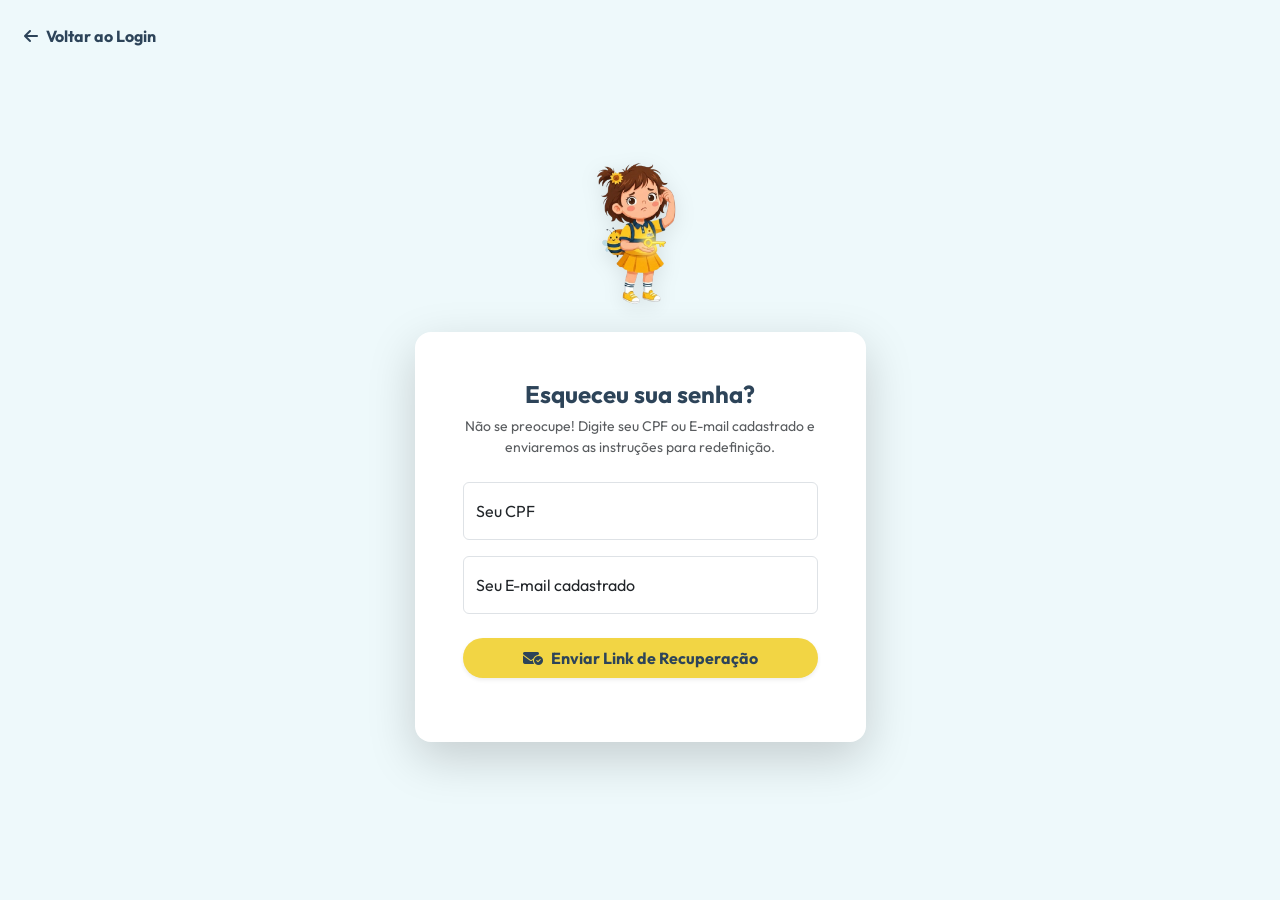
<file: web/html/redefinir_senha.html>
<!DOCTYPE html>
<html lang="pt-BR">
<head>
    <meta charset="UTF-8">
    <meta name="viewport" content="width=device-width, initial-scale=1.0">
    <title>Redefinir Senha - Escola Infantil Colmeia Girassol</title>
    <link rel="icon" href="../img/abelha.png">
    <link href="https://fonts.googleapis.com/css2?family=Outfit:wght@300;400;600;700&display=swap" rel="stylesheet">
    <link href="https://cdn.jsdelivr.net/npm/bootstrap@5.3.2/dist/css/bootstrap.min.css" rel="stylesheet">
    <link rel="stylesheet" href="https://cdnjs.cloudflare.com/ajax/libs/font-awesome/6.4.2/css/all.min.css">
    <link href="https://unpkg.com/aos@2.3.1/dist/aos.css" rel="stylesheet">
    <link rel="stylesheet" href="../css/style.css">
</head>
<body class="bg-light-blue-pale d-flex align-items-center justify-content-center" style="min-height: 100vh;">

    <!-- Botão Voltar -->
    <a href="login.html" class="position-absolute top-0 start-0 m-4 text-dark-blue fs-6 fw-bold text-decoration-none back-link d-inline-block" style="z-index: 10;">
        <i class="fa-solid fa-arrow-left me-2"></i>Voltar ao Login
    </a>

    <div class="container py-5">
        <div class="row justify-content-center">
            <div class="col-md-6 col-lg-5" data-aos="zoom-in" data-aos-duration="800">
                
                <div class="text-center mb-4">
                    <img src="../img/mascote_senha.png" alt="Mascote Senha" class="img-fluid floating" style="max-width: 150px; filter: drop-shadow(0 5px 10px rgba(0,0,0,0.1));">
                </div>

                <div class="card border-0 shadow-lg rounded-4 overflow-hidden">
                    <div class="card-body p-4 p-md-5">
                        <div class="text-center mb-4">
                            <h4 class="fw-bold text-dark-blue">Esqueceu sua senha?</h4>
                            <p class="text-muted small">Não se preocupe! Digite seu CPF ou E-mail cadastrado e enviaremos as instruções para redefinição.</p>
                        </div>
                        <form action="#">
                            <div class="form-floating mb-3">
                                <input type="text" class="form-control" id="cpfRecuperar" placeholder="CPF">
                                <label for="cpfRecuperar">Seu CPF</label>
                            </div>
                            <div class="form-floating mb-4">
                                <input type="email" class="form-control" id="emailRecuperar" placeholder="E-mail">
                                <label for="emailRecuperar">Seu E-mail cadastrado</label>
                            </div>
                            <button type="button" class="btn btn-custom btn-yellow-main btn-animated w-100 rounded-pill py-2 fw-bold text-dark-blue shadow-sm mb-3">
                                <i class="fa-solid fa-envelope-circle-check me-2"></i>Enviar Link de Recuperação
                            </button>
                        </form>
                    </div>
                </div>

            </div>
        </div>
    </div>

    <script src="https://unpkg.com/aos@2.3.1/dist/aos.js"></script>
    <script>
        AOS.init();
    </script>
    <script src="https://cdn.jsdelivr.net/npm/bootstrap@5.3.2/dist/js/bootstrap.bundle.min.js"></script>
</body>
</html>
</file>
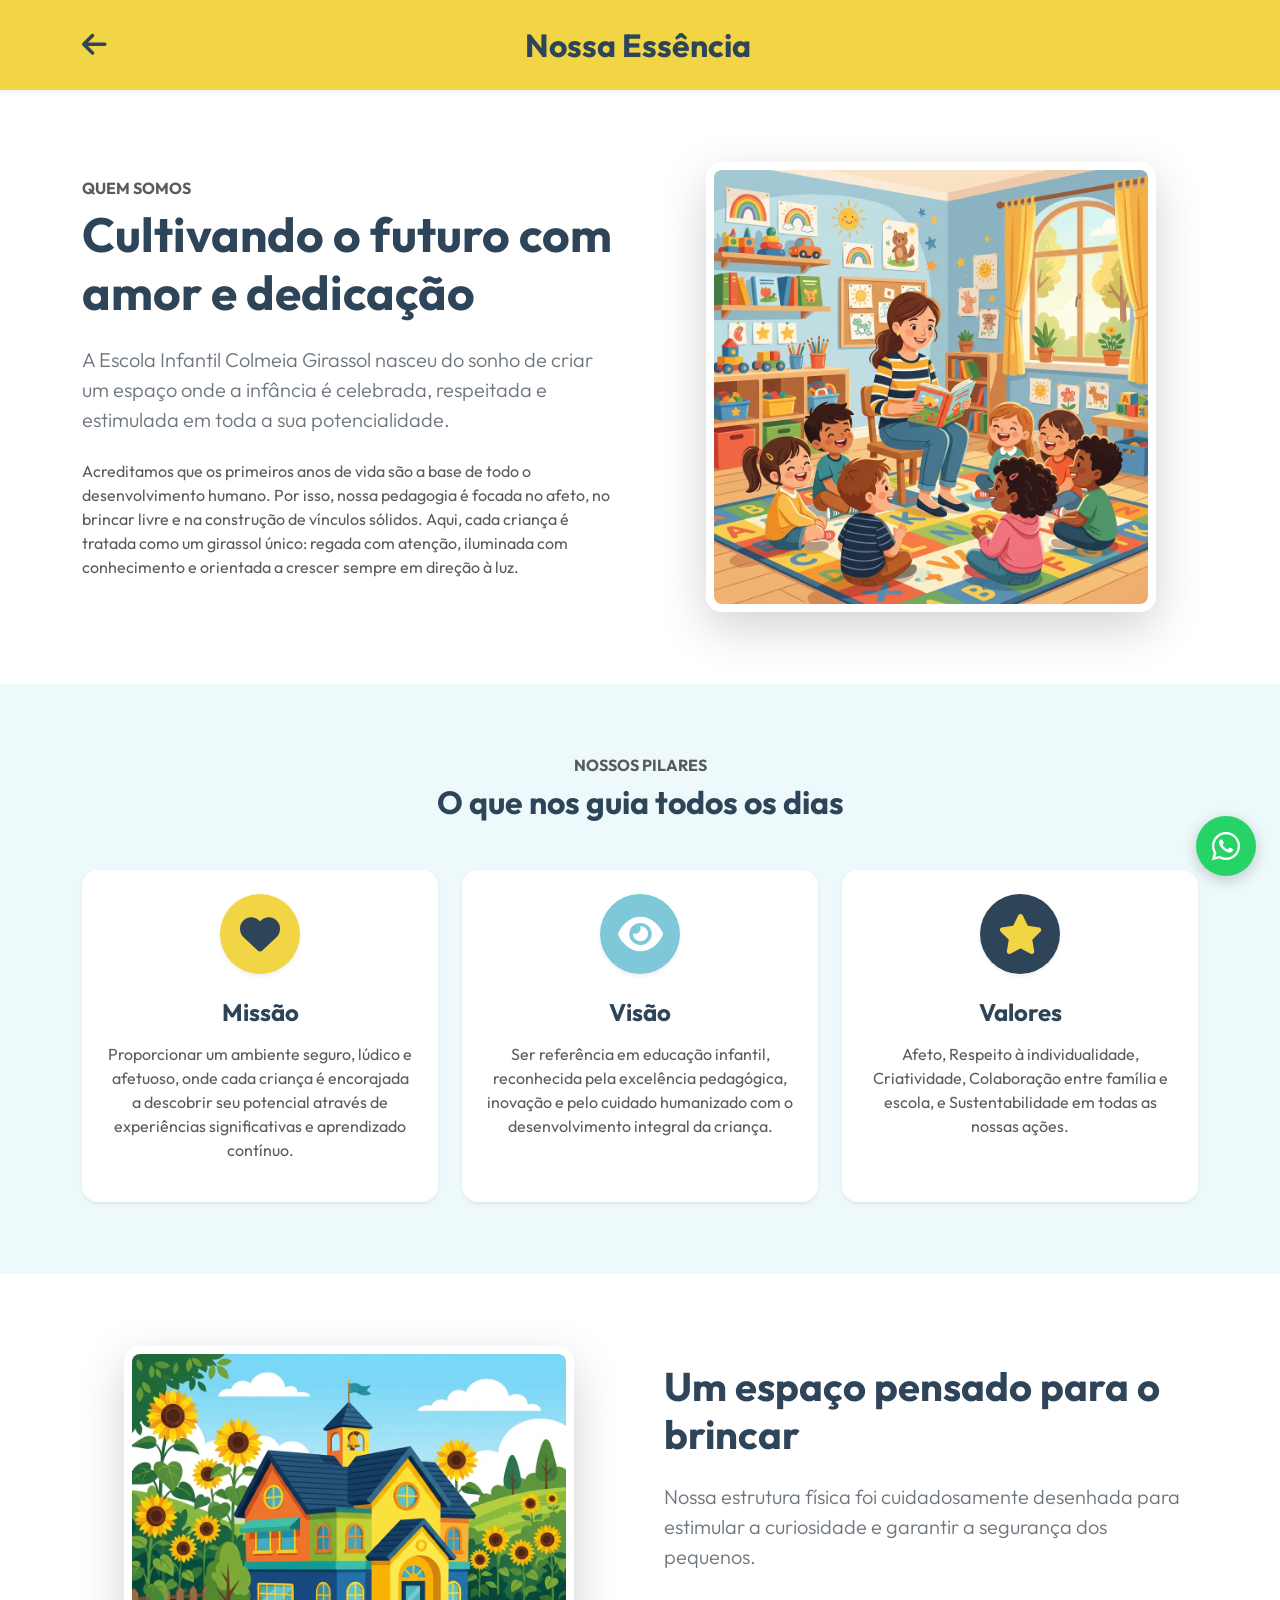
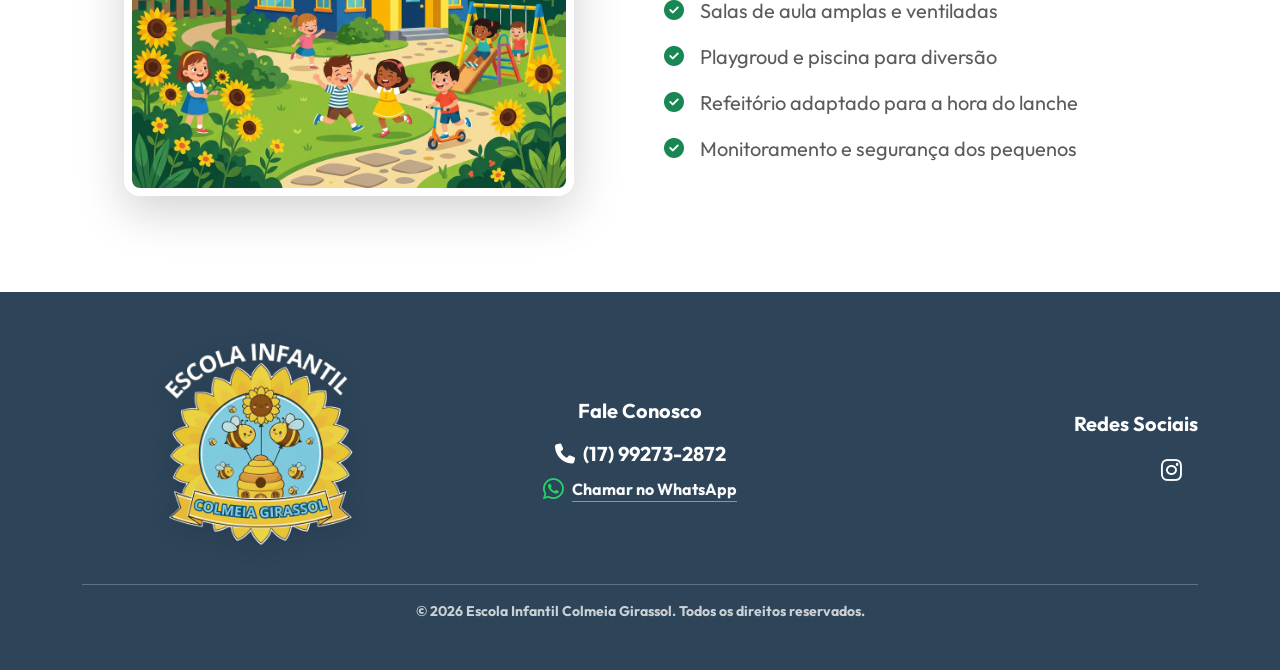
<file: web/html/sobre.html>
<!DOCTYPE html>
<html lang="pt-BR">
<head>
    <meta charset="UTF-8">
    <meta name="viewport" content="width=device-width, initial-scale=1.0">
    <title>Sobre Nós - Escola Infantil Colmeia Girassol</title>
    <!--Icone do site-->
    <link rel="icon" href="../img/abelha.png">
    <!-- Fontes do Google -->
    <link href="https://fonts.googleapis.com/css2?family=Outfit:wght@300;400;600;700&display=swap" rel="stylesheet">
    <!-- CSS do Bootstrap -->
    <link href="https://cdn.jsdelivr.net/npm/bootstrap@5.3.2/dist/css/bootstrap.min.css" rel="stylesheet">
    <!-- Ícones do FontAwesome -->
    <link rel="stylesheet" href="https://cdnjs.cloudflare.com/ajax/libs/font-awesome/6.4.2/css/all.min.css">
    <!-- CSS da Biblioteca de Animação AOS -->
    <link href="https://unpkg.com/aos@2.3.1/dist/aos.css" rel="stylesheet">
    <!-- CSS Customizado -->
    <link rel="stylesheet" href="../css/style.css?v=1.0.3">
</head>
<body>

    <!-- Cabeçalho Interno -->
    <header class="bg-yellow-main py-4 text-center position-relative shadow-sm" data-aos="fade-down">
        <div class="container d-flex justify-content-between align-items-center">
            <a href="../index.html" class="text-dark-blue fs-3" style="transition: transform 0.3s;" onmouseover="this.style.transform='scale(1.2)'" onmouseout="this.style.transform='scale(1)'"><i class="fa-solid fa-arrow-left"></i></a>
            <h2 class="fw-bold text-dark-blue m-0">Nossa Essência</h2>
            <div style="width: 30px;"></div> <!-- Spacer para centralizar o título -->
        </div>
    </header>

    <!-- Quem Somos -->
    <section class="py-5">
        <div class="container py-4">
            <div class="row align-items-center g-5">
                <div class="col-lg-6" data-aos="fade-right">
                    <h6 class="text-uppercase text-muted fw-bold mb-2">Quem Somos</h6>
                    <h2 class="display-5 fw-bold text-dark-blue mb-4">Cultivando o futuro com amor e dedicação</h2>
                    <p class="lead text-secondary mb-4">A Escola Infantil Colmeia Girassol nasceu do sonho de criar um espaço onde a infância é celebrada, respeitada e estimulada em toda a sua potencialidade.</p>
                    <p class="text-muted">Acreditamos que os primeiros anos de vida são a base de todo o desenvolvimento humano. Por isso, nossa pedagogia é focada no afeto, no brincar livre e na construção de vínculos sólidos. Aqui, cada criança é tratada como um girassol único: regada com atenção, iluminada com conhecimento e orientada a crescer sempre em direção à luz.</p>
                </div>
                <div class="col-lg-6 text-center" data-aos="fade-left">
                    <img src="../img/sobre_principal.png" alt="Crianças brincando na escola" class="img-fluid rounded-4 shadow-lg floating-slow" style="max-height: 450px; object-fit: cover; border: 8px solid #fff;">
                </div>
            </div>
        </div>
    </section>

    <!-- Pilares (Missão, Visão, Valores) -->
    <section class="py-5 bg-light-blue-pale position-relative">
        <div class="container py-4 z-index-1 position-relative">
            <div class="text-center mb-5" data-aos="fade-up">
                <h6 class="text-uppercase fw-bold text-muted mb-2">Nossos Pilares</h6>
                <h2 class="fw-bold text-dark-blue">O que nos guia todos os dias</h2>
            </div>
            
            <div class="row g-4 justify-content-center">
                <!-- Missão -->
                <div class="col-md-4" data-aos="fade-up" data-aos-delay="100">
                    <div class="card pillar-card h-100 border-0 shadow-sm rounded-4 text-center p-4">
                        <div class="icon-wrapper bg-yellow-main rounded-circle d-flex align-items-center justify-content-center mx-auto mb-4 shadow-sm" style="width: 80px; height: 80px;">
                            <i class="fa-solid fa-heart text-dark-blue fs-1"></i>
                        </div>
                        <h4 class="fw-bold text-dark-blue mb-3">Missão</h4>
                        <p class="text-muted">Proporcionar um ambiente seguro, lúdico e afetuoso, onde cada criança é encorajada a descobrir seu potencial através de experiências significativas e aprendizado contínuo.</p>
                    </div>
                </div>
                
                <!-- Visão -->
                <div class="col-md-4" data-aos="fade-up" data-aos-delay="200">
                    <div class="card pillar-card h-100 border-0 shadow-sm rounded-4 text-center p-4">
                        <div class="icon-wrapper bg-light-blue rounded-circle d-flex align-items-center justify-content-center mx-auto mb-4 shadow-sm" style="width: 80px; height: 80px;">
                            <i class="fa-solid fa-eye text-white fs-1"></i>
                        </div>
                        <h4 class="fw-bold text-dark-blue mb-3">Visão</h4>
                        <p class="text-muted">Ser referência em educação infantil, reconhecida pela excelência pedagógica, inovação e pelo cuidado humanizado com o desenvolvimento integral da criança.</p>
                    </div>
                </div>

                <!-- Valores -->
                <div class="col-md-4" data-aos="fade-up" data-aos-delay="300">
                    <div class="card pillar-card h-100 border-0 shadow-sm rounded-4 text-center p-4">
                        <div class="icon-wrapper bg-dark-blue rounded-circle d-flex align-items-center justify-content-center mx-auto mb-4 shadow-sm" style="width: 80px; height: 80px;">
                            <i class="fa-solid fa-star text-yellow-main fs-1"></i>
                        </div>
                        <h4 class="fw-bold text-dark-blue mb-3">Valores</h4>
                        <p class="text-muted">Afeto, Respeito à individualidade, Criatividade, Colaboração entre família e escola, e Sustentabilidade em todas as nossas ações.</p>
                    </div>
                </div>
            </div>
        </div>
    </section>

    <!-- Nossa Estrutura / Imagem Secundária -->
    <section class="py-5 mb-4">
        <div class="container py-4">
            <div class="row align-items-center flex-row-reverse g-5">
                <div class="col-lg-6" data-aos="fade-left">
                    <h2 class="display-6 fw-bold text-dark-blue mb-4">Um espaço pensado para o brincar</h2>
                    <p class="lead text-secondary mb-4">Nossa estrutura física foi cuidadosamente desenhada para estimular a curiosidade e garantir a segurança dos pequenos.</p>
                    <ul class="list-unstyled">
                        <li class="mb-3 d-flex align-items-start"><i class="fa-solid fa-circle-check text-success fs-5 me-3 mt-1"></i> <span class="text-muted fs-5">Salas de aula amplas e ventiladas</span></li>
                        <li class="mb-3 d-flex align-items-start"><i class="fa-solid fa-circle-check text-success fs-5 me-3 mt-1"></i> <span class="text-muted fs-5">Playgroud e piscina para diversão</span></li>
                        <li class="mb-3 d-flex align-items-start"><i class="fa-solid fa-circle-check text-success fs-5 me-3 mt-1"></i> <span class="text-muted fs-5">Refeitório adaptado para a hora do lanche</span></li>
                        <li class="mb-3 d-flex align-items-start"><i class="fa-solid fa-circle-check text-success fs-5 me-3 mt-1"></i> <span class="text-muted fs-5">Monitoramento e segurança dos pequenos</span></li>
                    </ul>
                </div>
                <div class="col-lg-6 text-center" data-aos="fade-right">
                    <img src="../img/sobre_escola.png" alt="Estrutura da Escola" class="img-fluid rounded-4 shadow-lg floating" style="max-height: 450px; object-fit: cover; border: 8px solid #fff;">
                </div>
            </div>
        </div>
    </section>

    <!-- Espaço reservado para o Rodapé (Carregado via JS) -->
    <div id="footer-placeholder"></div>

    <!-- Carregador de Componentes (Rodapé) -->
    <script src="../js/components.js?v=1.0.3"></script>

    <!-- JS do Bootstrap -->
    <script src="https://cdn.jsdelivr.net/npm/bootstrap@5.3.2/dist/js/bootstrap.bundle.min.js"></script>
    <!-- JS da Biblioteca de Animação AOS -->
    <script src="https://unpkg.com/aos@2.3.1/dist/aos.js"></script>
    <script>
        // Inicializar o AOS
        AOS.init({
            once: true,
            offset: 100
        });
    </script>
</body>
</html>
</file>
<file: web/css/style.css>
/* Fontes do Google */
html, body {
    font-family: 'Outfit', sans-serif;
    color: #2D4459; /* Default text color */
    overflow-x: hidden;
    width: 100%;
}

/* Variáveis de Cores */
:root {
    --dark-blue: #2D4459;
    --light-blue: #7EC8D9;
    --light-blue-pale: #eef9fb;
    --yellow-main: #F2D544;
    --yellow-dark: #F2C744;
    --yellow-light: #ffeb87;
}

/* Classes Utilitárias */
.text-dark-blue { color: var(--dark-blue) !important; }
.text-yellow-main { color: var(--yellow-main) !important; }

.bg-dark-blue { background-color: var(--dark-blue) !important; }
.bg-light-blue { background-color: var(--light-blue) !important; }
.bg-light-blue-pale { background-color: var(--light-blue-pale) !important; }
.bg-yellow-main { background-color: var(--yellow-main) !important; }
.bg-yellow-light { background-color: var(--yellow-light) !important; }
.bg-red-light { background-color: #ffcccc !important; }
.bg-blue-light { background-color: #cce5ff !important; }
.bg-green-light { background-color: #d4edda !important; }
.bg-purple-light { background-color: #e2d9f3 !important; }

.tracking-wide { letter-spacing: 0.1em; }

/* Botões */
.btn-custom {
    font-weight: 600;
    transition: all 0.3s ease;
    border: none;
}

.btn-light-blue {
    background-color: var(--light-blue);
    color: #fff;
}
.btn-light-blue:hover {
    background-color: #6bb9ca;
    color: #fff;
    transform: translateY(-2px);
    box-shadow: 0 4px 10px rgba(126, 200, 217, 0.4) !important;
}

.btn-dark-blue {
    background-color: var(--dark-blue);
    color: #fff;
}
.btn-dark-blue:hover {
    background-color: #1e2d3b;
    color: #fff;
    transform: translateY(-2px);
    box-shadow: 0 4px 10px rgba(45, 68, 89, 0.4) !important;
}

.btn-yellow-main {
    background-color: var(--yellow-main);
    color: var(--dark-blue);
}
.btn-yellow-main:hover {
    background-color: var(--yellow-dark);
    color: var(--dark-blue);
    transform: translateY(-2px);
    box-shadow: 0 4px 10px rgba(242, 213, 68, 0.4) !important;
}

.btn-outline-dark-blue {
    border: 1px solid var(--dark-blue);
    color: var(--dark-blue);
    font-weight: 600;
    transition: all 0.3s ease;
}
.btn-outline-dark-blue:hover {
    background-color: var(--dark-blue);
    color: #fff;
    transform: translateY(-2px);
}

/* Seção Principal (Hero) */
.hero-section {
    padding: 120px 0 80px;
    background-color: #fff;
}

.hero-bg-curve {
    position: absolute;
    top: 0;
    left: 0;
    width: 100%;
    height: 100%;
    background-color: var(--yellow-light);
    clip-path: ellipse(150% 100% at 50% 0%);
    z-index: 0;
}

.hero-title {
    color: var(--dark-blue);
    max-width: 800px;
    margin: 0 auto;
}

.z-index-1 {
    z-index: 1;
}

/* Seção Sobre */
.image-placeholder {
    height: 400px;
    background: linear-gradient(135deg, #f0f0f0, #e0e0e0);
    transition: transform 0.3s ease;
}
.image-placeholder:hover {
    transform: scale(1.02);
}

/* Seção de Turmas */
.custom-card {
    transition: all 0.3s ease;
    border-radius: 15px;
}
.custom-card:hover {
    transform: translateY(-10px);
    box-shadow: 0 15px 30px rgba(0,0,0,0.1) !important;
}
.icon-circle {
    width: 80px;
    height: 80px;
    border-radius: 50%;
    display: flex;
    align-items: center;
    justify-content: center;
    font-size: 2rem;
}

/* Seção Nossa Trajetória */
.history-section {
    background-color: var(--yellow-main);
}
.quote-box {
    background-color: rgba(255, 255, 255, 0.5);
}

/* Espaço do Mapa de Localização */
.map-placeholder {
    background-color: #eee;
    border-radius: 15px;
}

/* Rodapé */
.footer-section {
    background-color: var(--dark-blue);
}
.social-icons a {
    transition: opacity 0.3s ease;
}
.social-icons a:hover {
    opacity: 0.7;
}

/* Animações */
@keyframes float {
    0% { transform: translateY(0px); }
    50% { transform: translateY(-10px); }
    100% { transform: translateY(0px); }
}

.floating {
    animation: float 3s ease-in-out infinite;
}

.floating-slow {
    animation: float 6s ease-in-out infinite;
}

/* Botões do Modal de Perfil */
.btn-perfil {
    background-color: #fff;
    color: #6b7280;
    border: 2px solid #fcb38b;
    letter-spacing: 0.5px;
    font-size: 0.9rem;
    transition: all 0.3s ease;
}

.btn-perfil:hover {
    background-color: #fcb38b;
    color: #fff;
    transform: scale(1.05);
    box-shadow: 0 5px 15px rgba(252, 179, 139, 0.4) !important;
}

/* Cards da Página Sobre Nós */
.pillar-card {
    transition: transform 0.4s ease, box-shadow 0.4s ease;
}
.pillar-card:hover {
    transform: translateY(-15px);
    box-shadow: 0 15px 30px rgba(0,0,0,0.1) !important;
}

/* Animações de Hover para Botões Gerais */
.btn-animated {
    transition: transform 0.3s ease, box-shadow 0.3s ease, background-color 0.3s ease !important;
}
.btn-animated:hover {
    transform: scale(1.05) !important;
    box-shadow: 0 10px 20px rgba(0,0,0,0.1) !important;
}

/* Animação apenas de cor para links de voltar */
.back-link {
    transition: color 0.3s ease !important;
}
.back-link:hover {
    color: var(--yellow-main) !important;
}

/* Tab com linha animada (Login) */
.login-tab-link {
    position: relative;
    color: #6c757d;
    background: transparent !important;
    border: none !important;
    transition: color 0.3s ease;
}
.login-tab-link::after {
    content: '';
    position: absolute;
    bottom: 0;
    left: 50%;
    transform: translateX(-50%);
    width: 0;
    height: 3px;
    background-color: var(--yellow-main);
    transition: width 0.4s cubic-bezier(0.25, 1, 0.5, 1);
}
.login-tab-link.active::after {
    width: 100%;
}
.login-tab-link.active {
    color: var(--dark-blue) !important;
    font-weight: bold;
}
/* Estilos de Dashboard */
.dashboard-container {
    display: flex;
    min-height: 100vh;
}

.sidebar {
    width: 280px;
    background-color: var(--dark-blue);
    color: #fff;
    padding: 2rem 1.5rem;
    position: sticky;
    top: 0;
    height: 100vh;
    transition: all 0.3s ease;
}

.sidebar-logo {
    margin-bottom: 2.5rem;
    text-align: center;
}

.nav-menu {
    list-style: none;
    padding: 0;
}

.nav-item {
    margin-bottom: 0.5rem;
}

.nav-link-custom {
    display: flex;
    align-items: center;
    padding: 0.8rem 1rem;
    color: rgba(255, 255, 255, 0.7);
    text-decoration: none;
    border-radius: 10px;
    transition: all 0.3s ease;
    cursor: pointer;
}

.nav-link-custom i {
    width: 25px;
    margin-right: 12px;
    font-size: 1.1rem;
}

.nav-link-custom:hover, .nav-link-custom.active {
    background-color: rgba(255, 255, 255, 0.1);
    color: var(--yellow-main);
}

.main-content {
    flex: 1;
    padding: 2rem;
    background-color: #f8f9fa;
}

.dashboard-header {
    margin-bottom: 2rem;
    display: flex;
    justify-content: space-between;
    align-items: center;
}

.stat-card {
    background: #fff;
    border-radius: 15px;
    padding: 1.5rem;
    box-shadow: 0 4px 15px rgba(0,0,0,0.05);
    border: none;
    height: 100%;
}

.stat-icon {
    width: 50px;
    height: 50px;
    border-radius: 12px;
    display: flex;
    align-items: center;
    justify-content: center;
    font-size: 1.5rem;
    margin-bottom: 1rem;
}

.table-custom {
    background: #fff;
    border-radius: 15px;
    box-shadow: 0 4px 15px rgba(0,0,0,0.05);
    overflow-x: auto;
    -webkit-overflow-scrolling: touch;
}

.table-custom table,
.table-responsive table {
    min-width: 800px;
}

.table-custom thead {
    background-color: var(--light-blue-pale);
}

.table-custom th {
    font-weight: 600;
    color: var(--dark-blue);
    border-bottom: none;
}

.table-custom td {
    vertical-align: middle;
}

.form-card {
    background: #fff;
    border-radius: 20px;
    padding: 2.5rem;
    box-shadow: 0 10px 30px rgba(0,0,0,0.05);
}

.badge-active {
    background-color: #d1fae5;
    color: #065f46;
}

.badge-pending {
    background-color: #fef3c7;
    color: #92400e;
}

@media (max-width: 992px) {
    .dashboard-container {
        flex-direction: column;
    }
    .sidebar {
        width: 80px;
        padding: 2rem 0.5rem;
    }
    .sidebar-logo span, .nav-link-custom span {
        display: none;
    }
    .nav-link-custom i {
        margin-right: 0;
        width: 100%;
        text-align: center;
    }
    .main-content {
        padding: 1.5rem 1rem;
        max-height: none;
    }
}

/* Ajustes de Alinhamento e Estabilidade */
.align-middle-custom {
    display: flex;
    align-items: center;
}

.gap-2 { gap: 0.5rem !important; }
.gap-3 { gap: 1rem !important; }

.table th, .table td {
    padding: 1rem 1.25rem !important;
}

.stat-card {
    transition: transform 0.3s ease, box-shadow 0.3s ease;
}

.stat-card:hover {
    transform: translateY(-5px);
}

.main-content {
    overflow-y: auto;
    max-height: 100vh;
}

/* Garantir que o conteúdo injetado não quebre o layout */
#diario .form-card, #planejamento .row.g-4, #cadastro-professor tbody {
    min-height: 100px;
}

.form-floating > label {
    padding: 1rem 0.75rem;
}
/* Lógica de Seções do Dashboard (SPA) */
.dashboard-section {
    display: none;
    animation: fadeIn 0.4s ease;
}

.dashboard-section.active {
    display: block;
}

@keyframes fadeIn {
    from { opacity: 0; transform: translateY(10px); }
    to { opacity: 1; transform: translateY(0); }
}

/* Custom Mobile Dropdown Styling */
.navbar .dropdown-menu {
    background-color: var(--dark-blue) !important;
    border: 1px solid rgba(255, 255, 255, 0.1) !important;
    padding: 0.5rem !important;
}

.navbar .dropdown-menu .nav-link-custom {
    color: rgba(255, 255, 255, 0.8) !important;
    background: transparent !important;
    padding: 0.6rem 1rem !important;
    border-radius: 8px !important;
    margin-bottom: 2px !important;
}

.navbar .dropdown-menu .nav-link-custom:hover,
.navbar .dropdown-menu .nav-link-custom.active {
    background-color: rgba(255, 255, 255, 0.1) !important;
    color: var(--yellow-main) !important;
}

.navbar .dropdown-menu .dropdown-divider {
    border-top: 1px solid rgba(255, 255, 255, 0.1) !important;
    margin: 0.5rem 0 !important;
}

/* Botão Flutuante WhatsApp Responsivo */
.btn-whatsapp-float {
    position: fixed;
    bottom: 24px;
    right: 24px;
    background-color: #25D366;
    color: #fff !important;
    width: 60px;
    height: 60px;
    border-radius: 50%;
    display: flex;
    align-items: center;
    justify-content: center;
    box-shadow: 0 4px 15px rgba(0, 0, 0, 0.2);
    z-index: 1000;
    transition: all 0.3s ease;
    text-decoration: none !important;
}

.btn-whatsapp-float i {
    font-size: 32px;
}

.btn-whatsapp-float:hover {
    transform: scale(1.1);
    box-shadow: 0 6px 20px rgba(37, 211, 102, 0.4);
}

@media (max-width: 576px) {
    .btn-whatsapp-float {
        bottom: 16px;
        right: 16px;
        width: 50px;
        height: 50px;
    }
    .btn-whatsapp-float i {
        font-size: 26px;
    }
}
</file>
